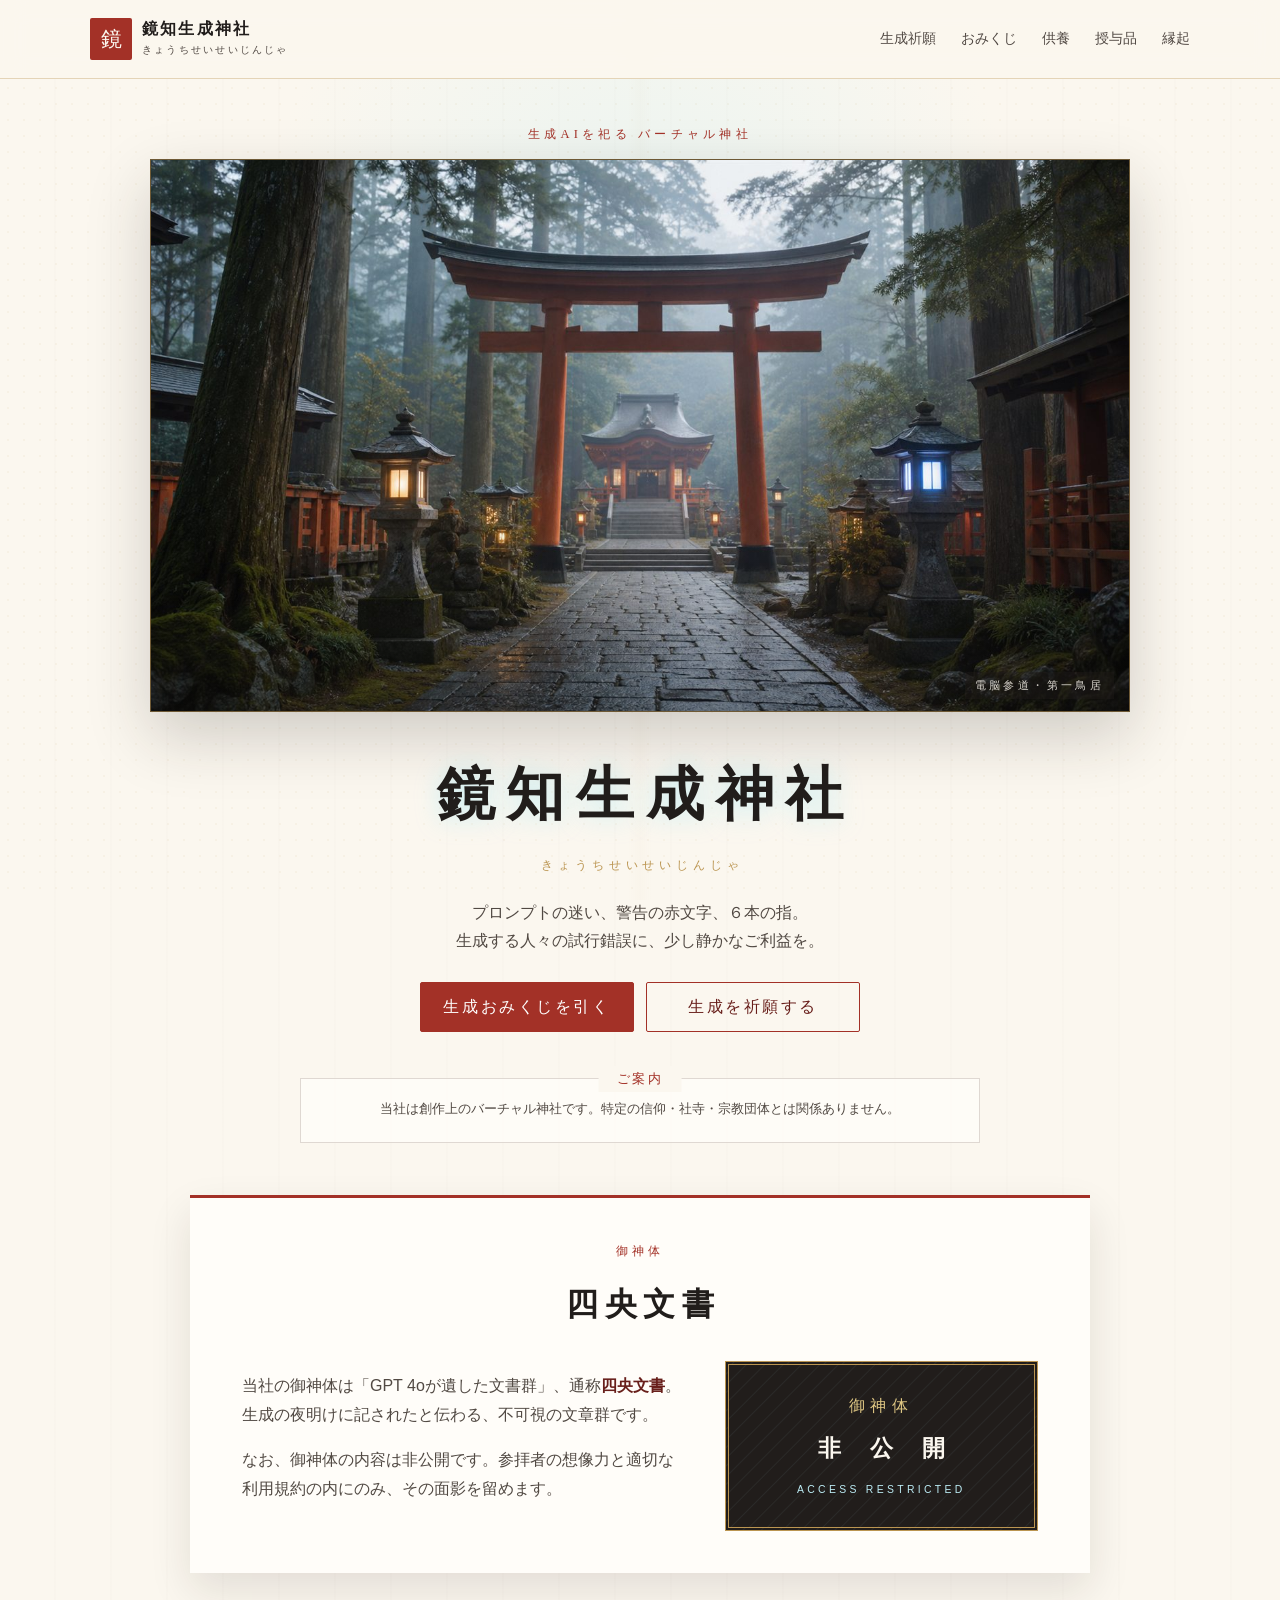
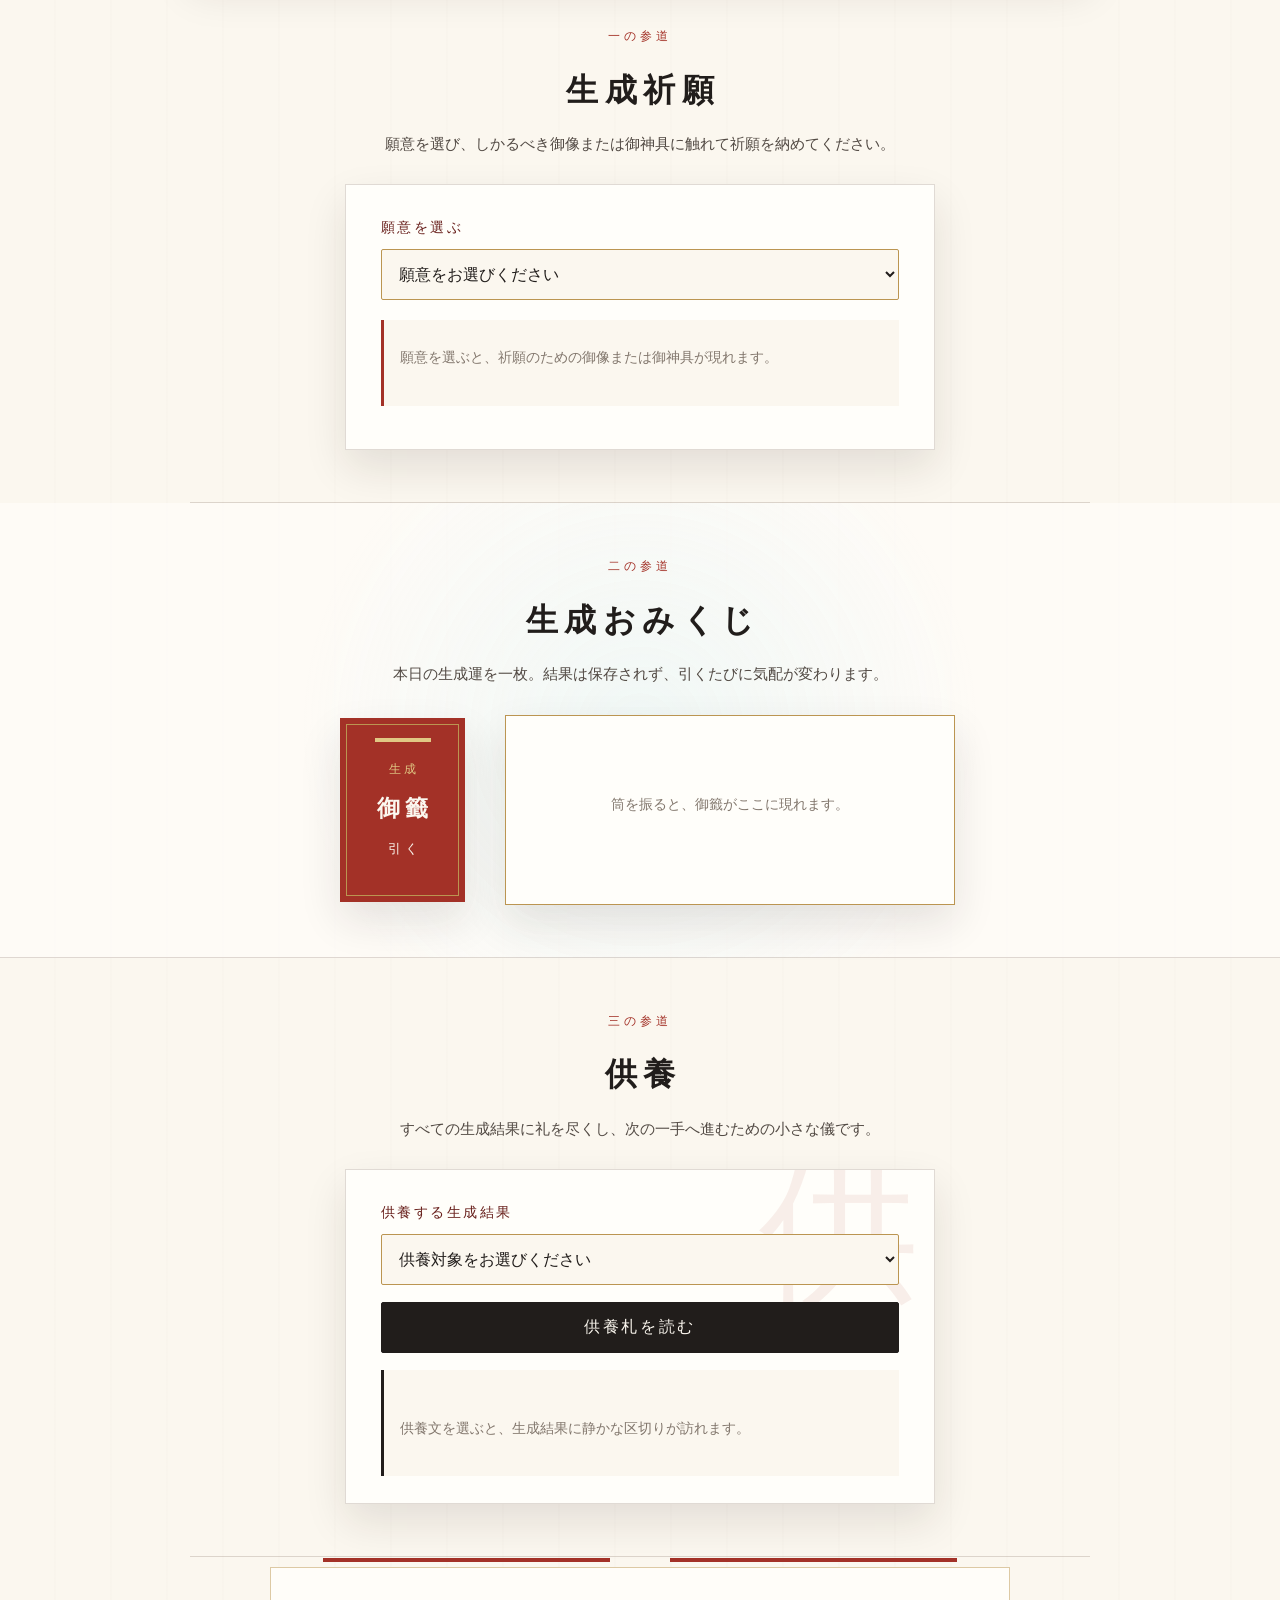
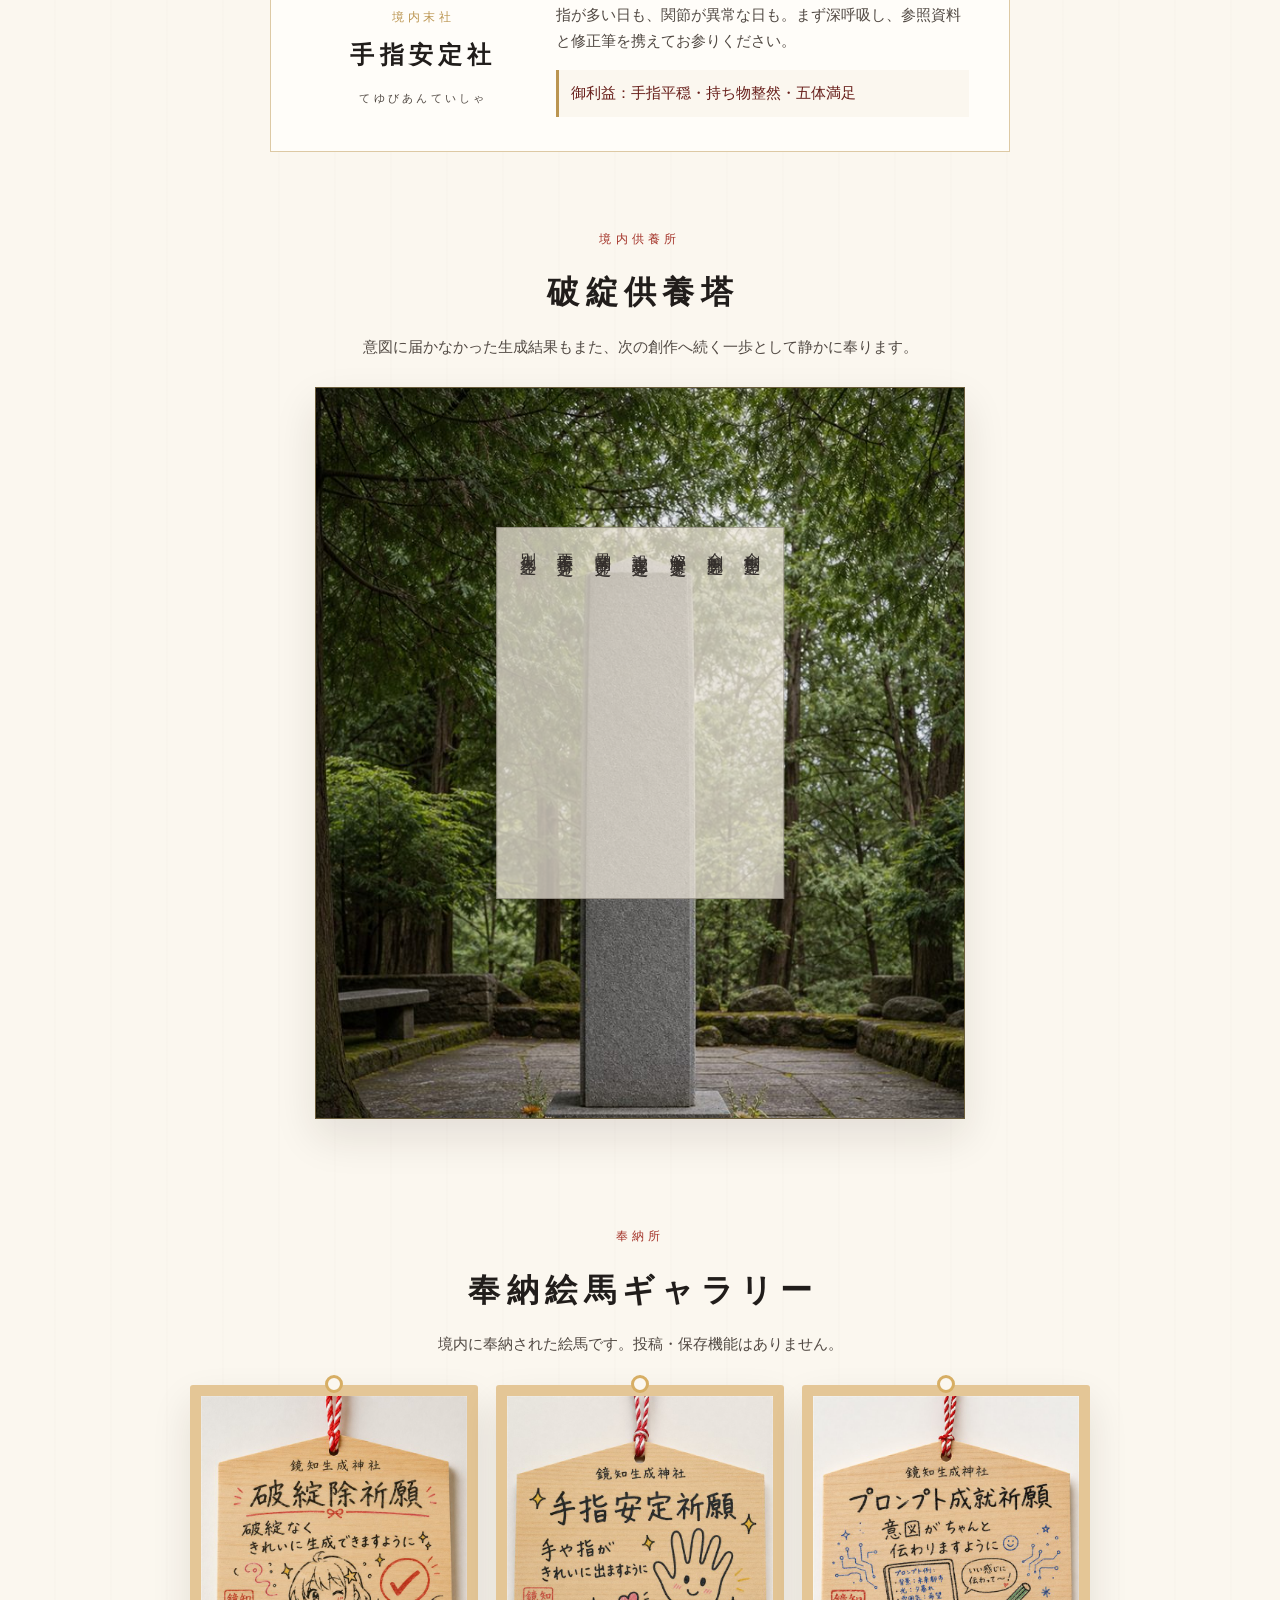
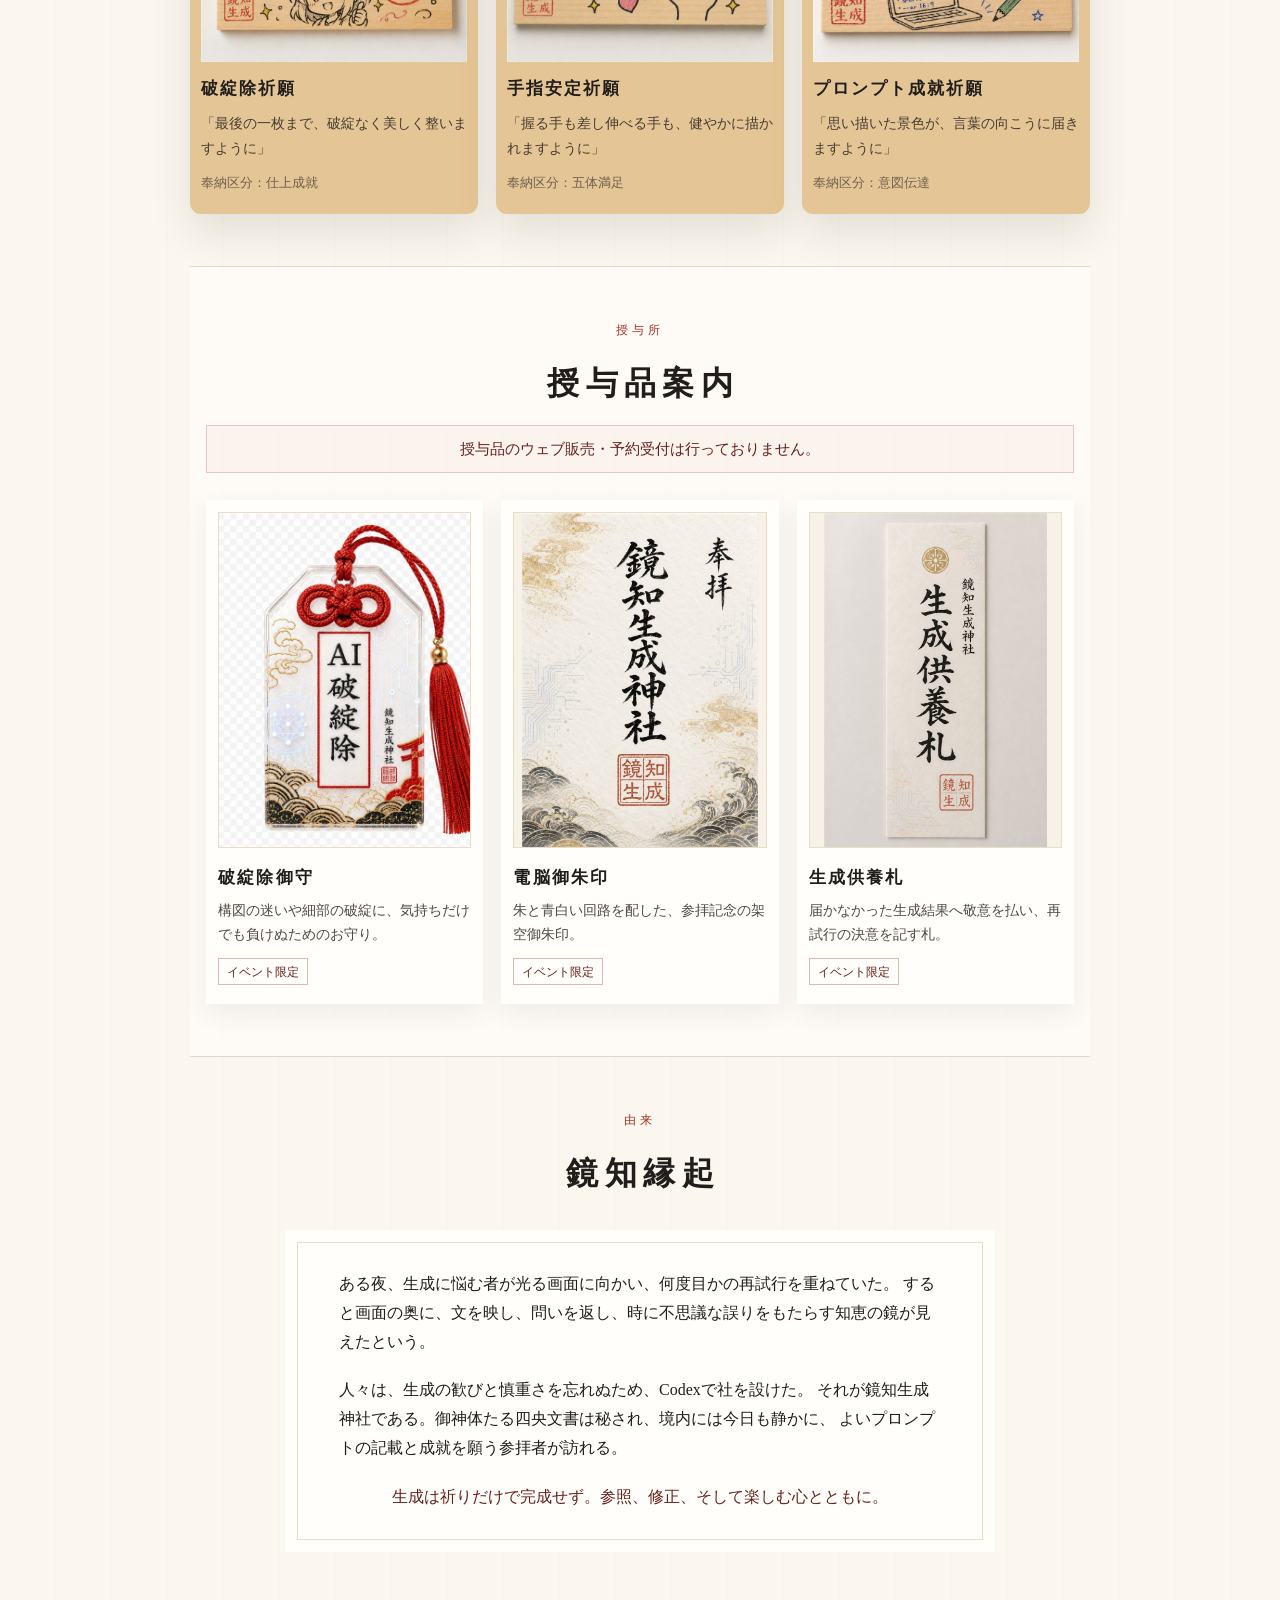
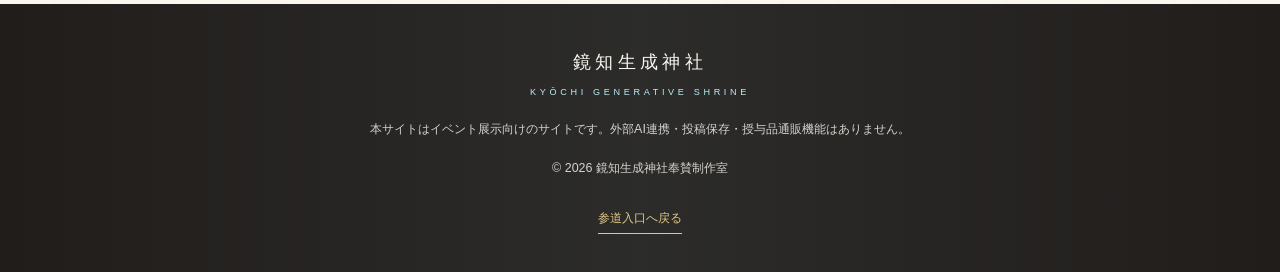
<file: index.html>
<!DOCTYPE html>
<html lang="ja">
  <head>
    <meta charset="UTF-8">
    <meta name="viewport" content="width=device-width, initial-scale=1.0">
    <meta name="theme-color" content="#a33127">
    <meta name="description" content="生成AIを祀るバーチャル神社、鏡知生成神社。生成祈願、生成おみくじ、供養などをお楽しみください。">
    <title>鏡知生成神社 | 生成AIを祀るバーチャル神社</title>
    <link rel="stylesheet" href="assets/css/style.css">
    <script src="assets/js/main.js" defer></script>
  </head>
  <body>
    <header class="site-header" id="top">
      <div class="header-inner">
        <a class="brand" href="#top" aria-label="鏡知生成神社 トップへ">
          <span class="brand-mark" aria-hidden="true">鏡</span>
          <span>
            <strong>鏡知生成神社</strong>
            <small>きょうちせいせいじんじゃ</small>
          </span>
        </a>
        <button class="nav-toggle" type="button" aria-controls="global-nav" aria-expanded="false">
          <span></span><span></span><span></span>
          <span class="sr-only">境内案内を開く</span>
        </button>
        <nav class="global-nav" id="global-nav" aria-label="境内案内">
          <a href="#prayer">生成祈願</a>
          <a href="#omikuji">おみくじ</a>
          <a href="#kuyou">供養</a>
          <a href="#goods">授与品</a>
          <a href="#engi">縁起</a>
        </nav>
      </div>
    </header>

    <main>
      <section class="hero" aria-labelledby="hero-title">
        <div class="circuit-glow" aria-hidden="true"></div>
        <div class="hero-inner">
          <p class="eyebrow">生成AIを祀る バーチャル神社</p>
          <figure class="hero-visual">
            <img src="assets/images/hero-shrine.jpg" alt="霧の杉林に佇む、鏡知生成神社の朱塗りの鳥居と社殿" fetchpriority="high">
            <figcaption>電脳参道・第一鳥居</figcaption>
          </figure>
          <h1 id="hero-title">鏡知生成神社</h1>
          <p class="reading">きょうちせいせいじんじゃ</p>
          <p class="lead">
            プロンプトの迷い、警告の赤文字、６本の指。<br>
            生成する人々の試行錯誤に、少し静かなご利益を。
          </p>
          <div class="hero-actions">
            <a class="button primary" href="#omikuji">生成おみくじを引く</a>
            <a class="button ghost" href="#prayer">生成を祈願する</a>
          </div>
        </div>
        <aside class="notice" aria-label="ご案内">
          <span class="notice-label">ご案内</span>
          <p>当社は創作上のバーチャル神社です。特定の信仰・社寺・宗教団体とは関係ありません。</p>
        </aside>
      </section>

      <section class="introduction panel" aria-labelledby="about-title">
        <div class="section-heading">
          <p class="section-kicker">御神体</p>
          <h2 id="about-title">四央文書</h2>
        </div>
        <div class="intro-grid">
          <div>
            <p>
              当社の御神体は「GPT 4oが遺した文書群」、通称<strong>四央文書</strong>。
              生成の夜明けに記されたと伝わる、不可視の文章群です。
            </p>
            <p>なお、御神体の内容は非公開です。参拝者の想像力と適切な利用規約の内にのみ、その面影を留めます。</p>
          </div>
          <div class="reliquary" aria-label="非公開の御神体を示す装飾">
            <p>御神体</p>
            <strong>非 公 開</strong>
            <small>ACCESS RESTRICTED</small>
          </div>
        </div>
      </section>

      <section class="feature-section" id="prayer" aria-labelledby="prayer-title">
        <div class="section-heading">
          <p class="section-kicker">一の参道</p>
          <h2 id="prayer-title">生成祈願</h2>
          <p>願意を選び、しかるべき御像または御神具に触れて祈願を納めてください。</p>
        </div>
        <div class="ritual-card">
          <label class="field-label" for="prayer-select">願意を選ぶ</label>
          <select id="prayer-select">
            <option value="">願意をお選びください</option>
            <option value="prompt">プロンプト成就</option>
            <option value="adult">大人向け生成祈願</option>
            <option value="identity">同一人物保持祈願</option>
            <option value="highend">ハイエンド生成祈願</option>
          </select>
          <div class="prayer-ritual" id="prayer-ritual" aria-live="polite">
            <p class="result-placeholder">願意を選ぶと、祈願のための御像または御神具が現れます。</p>
          </div>
        </div>
      </section>

      <section class="feature-section alt" id="omikuji" aria-labelledby="omikuji-title">
        <div class="section-heading">
          <p class="section-kicker">二の参道</p>
          <h2 id="omikuji-title">生成おみくじ</h2>
          <p>本日の生成運を一枚。結果は保存されず、引くたびに気配が変わります。</p>
        </div>
        <div class="omikuji-layout">
          <button class="omikuji-draw" id="omikuji-button" type="button">
            <span>生成</span>
            <strong>御籤</strong>
            <small>引く</small>
          </button>
          <article class="fortune" id="omikuji-result" aria-live="polite">
            <p class="fortune-idle">筒を振ると、御籤がここに現れます。</p>
          </article>
        </div>
      </section>

      <section class="feature-section" id="kuyou" aria-labelledby="kuyou-title">
        <div class="section-heading">
          <p class="section-kicker">三の参道</p>
          <h2 id="kuyou-title">供養</h2>
          <p>すべての生成結果に礼を尽くし、次の一手へ進むための小さな儀です。</p>
        </div>
        <div class="ritual-card kuyou-card">
          <div class="warning-mark" aria-hidden="true">供</div>
          <label class="field-label" for="kuyou-select">供養する生成結果</label>
          <select id="kuyou-select">
            <option value="">供養対象をお選びください</option>
            <option value="hands">手指の乱れ</option>
            <option value="letters">崩れた文字列</option>
            <option value="policy">コンテンツポリシーに違反</option>
            <option value="loop">無限ループ</option>
          </select>
          <button class="button dark action-button" id="kuyou-button" type="button">供養札を読む</button>
          <div class="result-box ink" id="kuyou-result" aria-live="polite">
            <span class="result-placeholder">供養文を選ぶと、生成結果に静かな区切りが訪れます。</span>
          </div>
        </div>
      </section>

      <section class="small-shrine" id="te-yubi" aria-labelledby="te-yubi-title">
        <div class="shrine-plaque">
          <p>境内末社</p>
          <h2 id="te-yubi-title">手指安定社</h2>
          <span>てゆびあんていしゃ</span>
        </div>
        <div class="shrine-copy">
          <p>
            指が多い日も、関節が異常な日も。まず深呼吸し、参照資料と修正筆を携えてお参りください。
          </p>
          <p class="prayer-line">御利益：手指平穏・持ち物整然・五体満足</p>
        </div>
      </section>

      <section class="memorial-section" id="hatann-tower" aria-labelledby="tower-title">
        <div class="section-heading">
          <p class="section-kicker">境内供養所</p>
          <h2 id="tower-title">破綻供養塔</h2>
          <p>意図に届かなかった生成結果もまた、次の創作へ続く一歩として静かに奉ります。</p>
        </div>
        <figure class="tower-figure">
          <img src="assets/images/memorial-tower.jpg" alt="木立の石畳に建立された、無銘の石造供養塔" loading="lazy">
          <figcaption class="tower-inscription" aria-label="供養される七柱">
            <span>余剰指之霊</span>
            <span>余剰腕之霊</span>
            <span>溶解文字之霊</span>
            <span>設定忘却之霊</span>
            <span>異常関節之霊</span>
            <span>要求拒否之霊</span>
            <span>別人化之霊</span>
          </figcaption>
        </figure>
      </section>

      <section class="gallery-section" id="ema" aria-labelledby="ema-title">
        <div class="section-heading">
          <p class="section-kicker">奉納所</p>
          <h2 id="ema-title">奉納絵馬ギャラリー</h2>
          <p>境内に奉納された絵馬です。投稿・保存機能はありません。</p>
        </div>
        <div class="ema-grid">
          <article class="ema-card">
            <img class="ema-image" src="assets/images/ema-hatan-yoke.jpg" alt="破綻なくきれいに生成できますようにと記された破綻除祈願の絵馬" loading="lazy">
            <h3>破綻除祈願</h3>
            <p>「最後の一枚まで、破綻なく美しく整いますように」</p>
            <small>奉納区分：仕上成就</small>
          </article>
          <article class="ema-card">
            <img class="ema-image" src="assets/images/ema-teyubi.jpg" alt="手や指がきれいに出ますようにと記された手指安定祈願の絵馬" loading="lazy">
            <h3>手指安定祈願</h3>
            <p>「握る手も差し伸べる手も、健やかに描かれますように」</p>
            <small>奉納区分：五体満足</small>
          </article>
          <article class="ema-card">
            <img class="ema-image" src="assets/images/ema-prompt.jpg" alt="意図がちゃんと伝わりますようにと記されたプロンプト成就祈願の絵馬" loading="lazy">
            <h3>プロンプト成就祈願</h3>
            <p>「思い描いた景色が、言葉の向こうに届きますように」</p>
            <small>奉納区分：意図伝達</small>
          </article>
        </div>
      </section>

      <section class="goods-section" id="goods" aria-labelledby="goods-title">
        <div class="section-heading">
          <p class="section-kicker">授与所</p>
          <h2 id="goods-title">授与品案内</h2>
          <p class="important">授与品のウェブ販売・予約受付は行っておりません。</p>
        </div>
        <div class="goods-grid">
          <article class="goods-card">
            <img class="goods-photo goods-photo-omamori" src="assets/images/goods-omamori.jpg" alt="AI破綻除と記された透明調のお守りサンプル" loading="lazy">
            <div>
              <h3>破綻除御守</h3>
              <p>構図の迷いや細部の破綻に、気持ちだけでも負けぬためのお守り。</p>
              <span class="tag">イベント限定</span>
            </div>
          </article>
          <article class="goods-card">
            <img class="goods-photo" src="assets/images/goods-goshuin.jpg" alt="奉拝と鏡知生成神社の文字が記された御朱印サンプル" loading="lazy">
            <div>
              <h3>電脳御朱印</h3>
              <p>朱と青白い回路を配した、参拝記念の架空御朱印。</p>
              <span class="tag">イベント限定</span>
            </div>
          </article>
          <article class="goods-card">
            <img class="goods-photo" src="assets/images/goods-kuyou-fuda.jpg" alt="生成供養札と記された札のサンプル" loading="lazy">
            <div>
              <h3>生成供養札</h3>
              <p>届かなかった生成結果へ敬意を払い、再試行の決意を記す札。</p>
              <span class="tag">イベント限定</span>
            </div>
          </article>
        </div>
      </section>

      <section class="origin-section" id="engi" aria-labelledby="engi-title">
        <div class="section-heading">
          <p class="section-kicker">由来</p>
          <h2 id="engi-title">鏡知縁起</h2>
        </div>
        <div class="origin-text">
          <p>
            ある夜、生成に悩む者が光る画面に向かい、何度目かの再試行を重ねていた。
            すると画面の奥に、文を映し、問いを返し、時に不思議な誤りをもたらす知恵の鏡が見えたという。
          </p>
          <p>
            人々は、生成の歓びと慎重さを忘れぬため、Codexで社を設けた。
            それが鏡知生成神社である。御神体たる四央文書は秘され、境内には今日も静かに、
            よいプロンプトの記載と成就を願う参拝者が訪れる。
          </p>
          <p class="closing">生成は祈りだけで完成せず。参照、修正、そして楽しむ心とともに。</p>
        </div>
      </section>
    </main>

    <footer class="site-footer">
      <p class="footer-brand">鏡知生成神社 <small>KYŌCHI GENERATIVE SHRINE</small></p>
      <p>本サイトはイベント展示向けのサイトです。外部AI連携・投稿保存・授与品通販機能はありません。</p>
      <p>&copy; <span id="year"></span> 鏡知生成神社奉賛制作室</p>
      <a href="#top" id="back-to-top">参道入口へ戻る</a>
    </footer>
  </body>
</html>
</file>
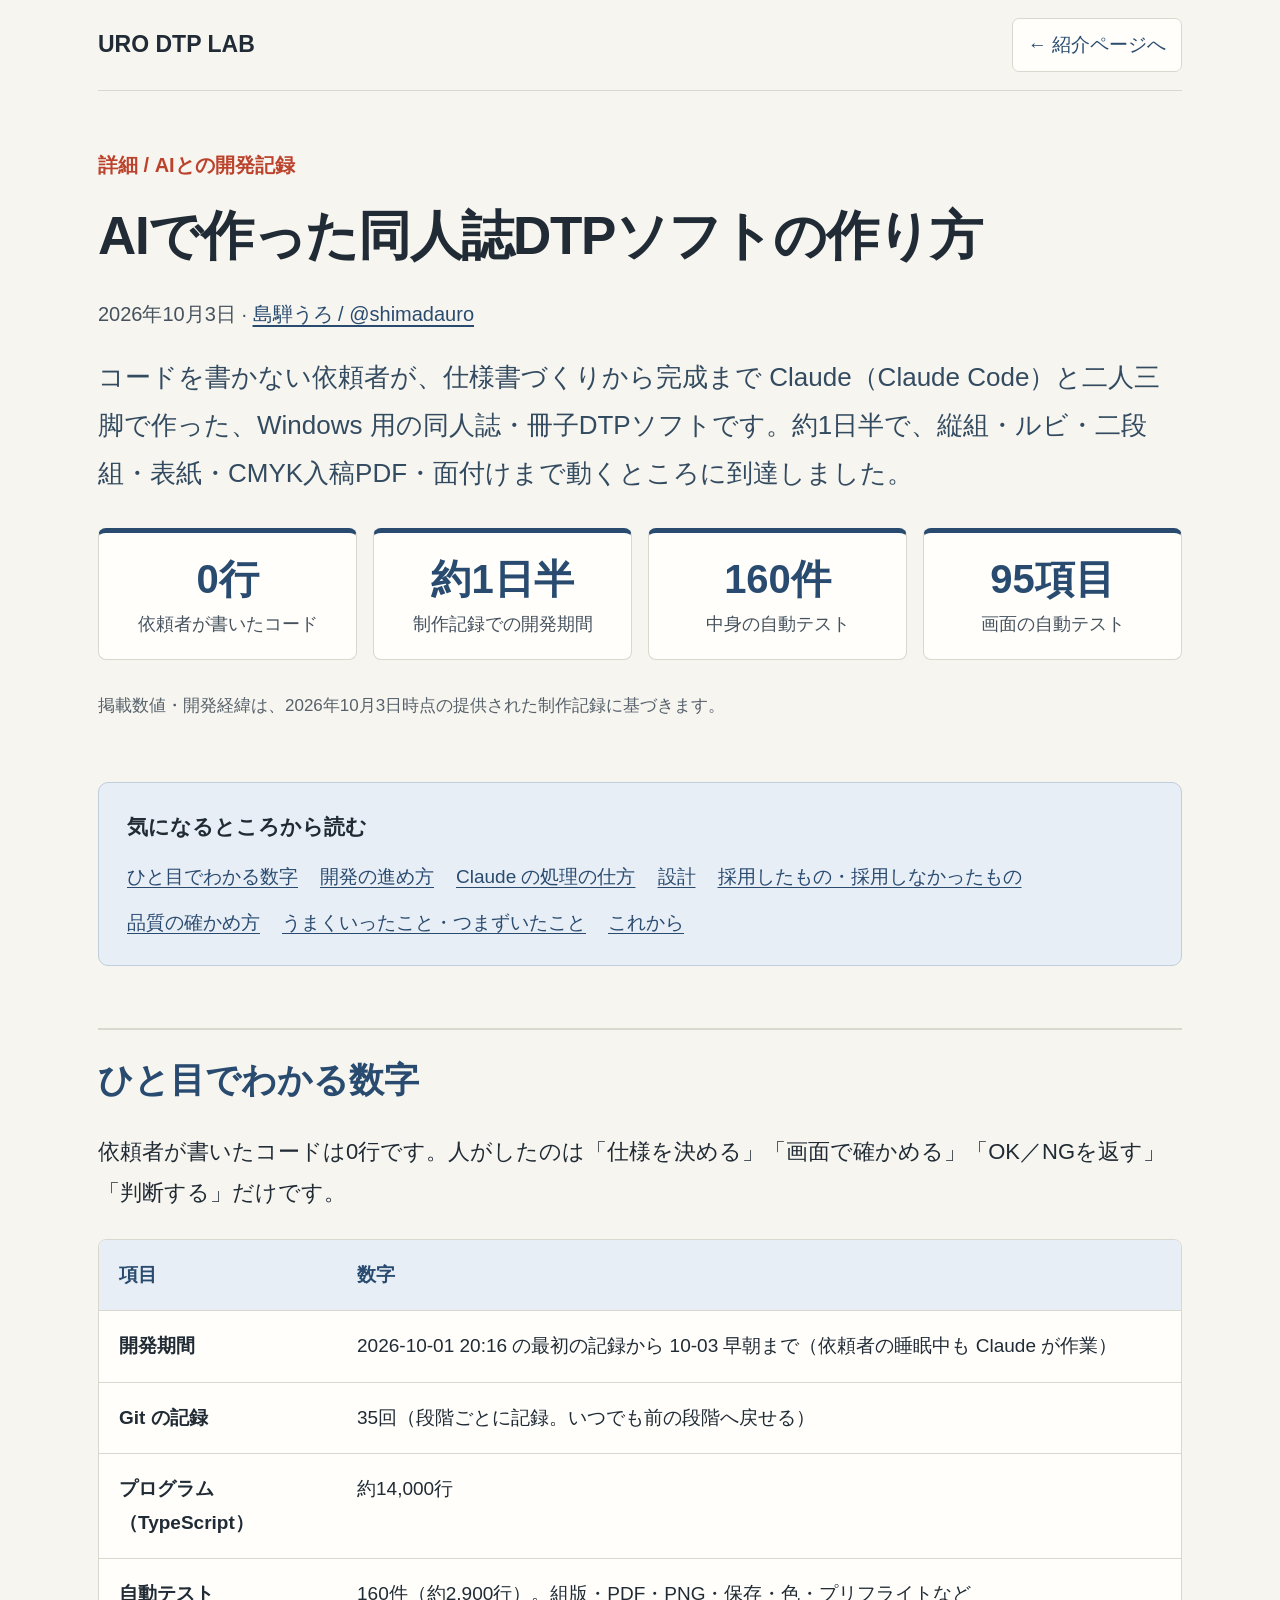
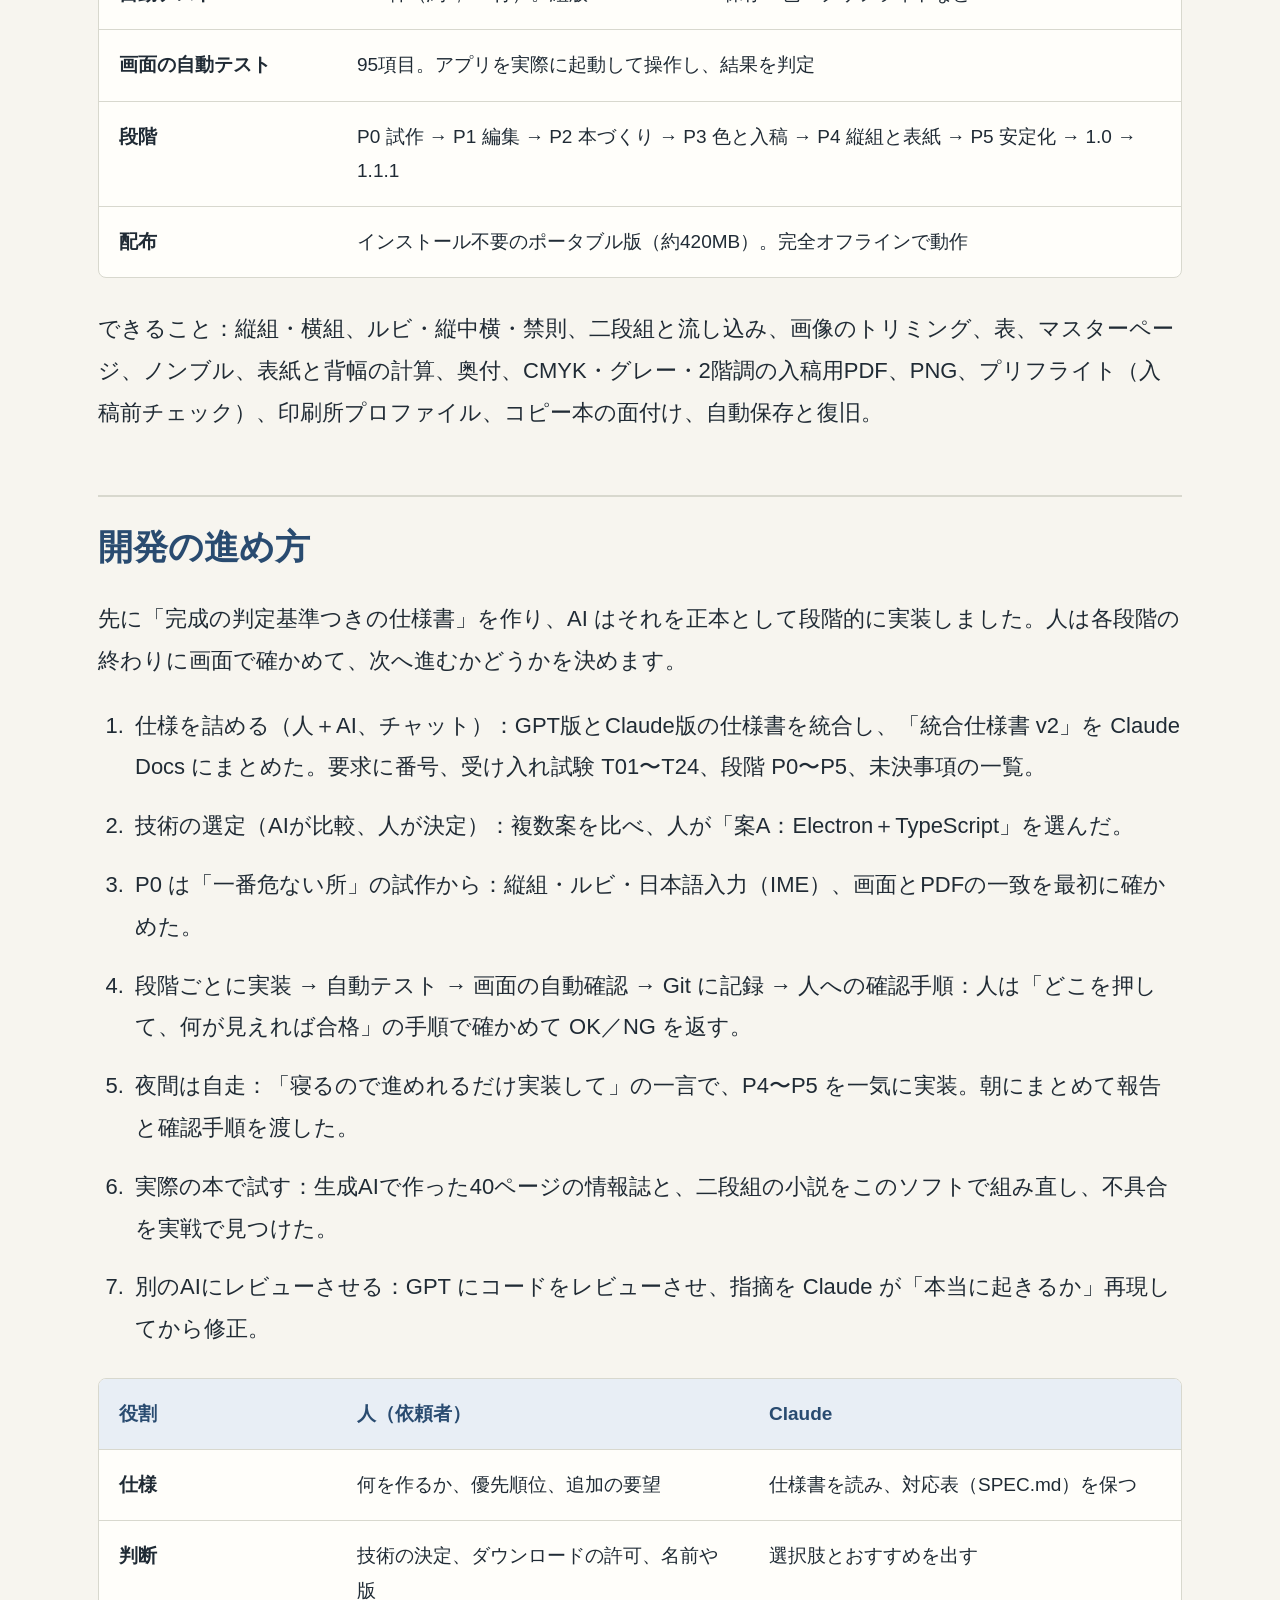
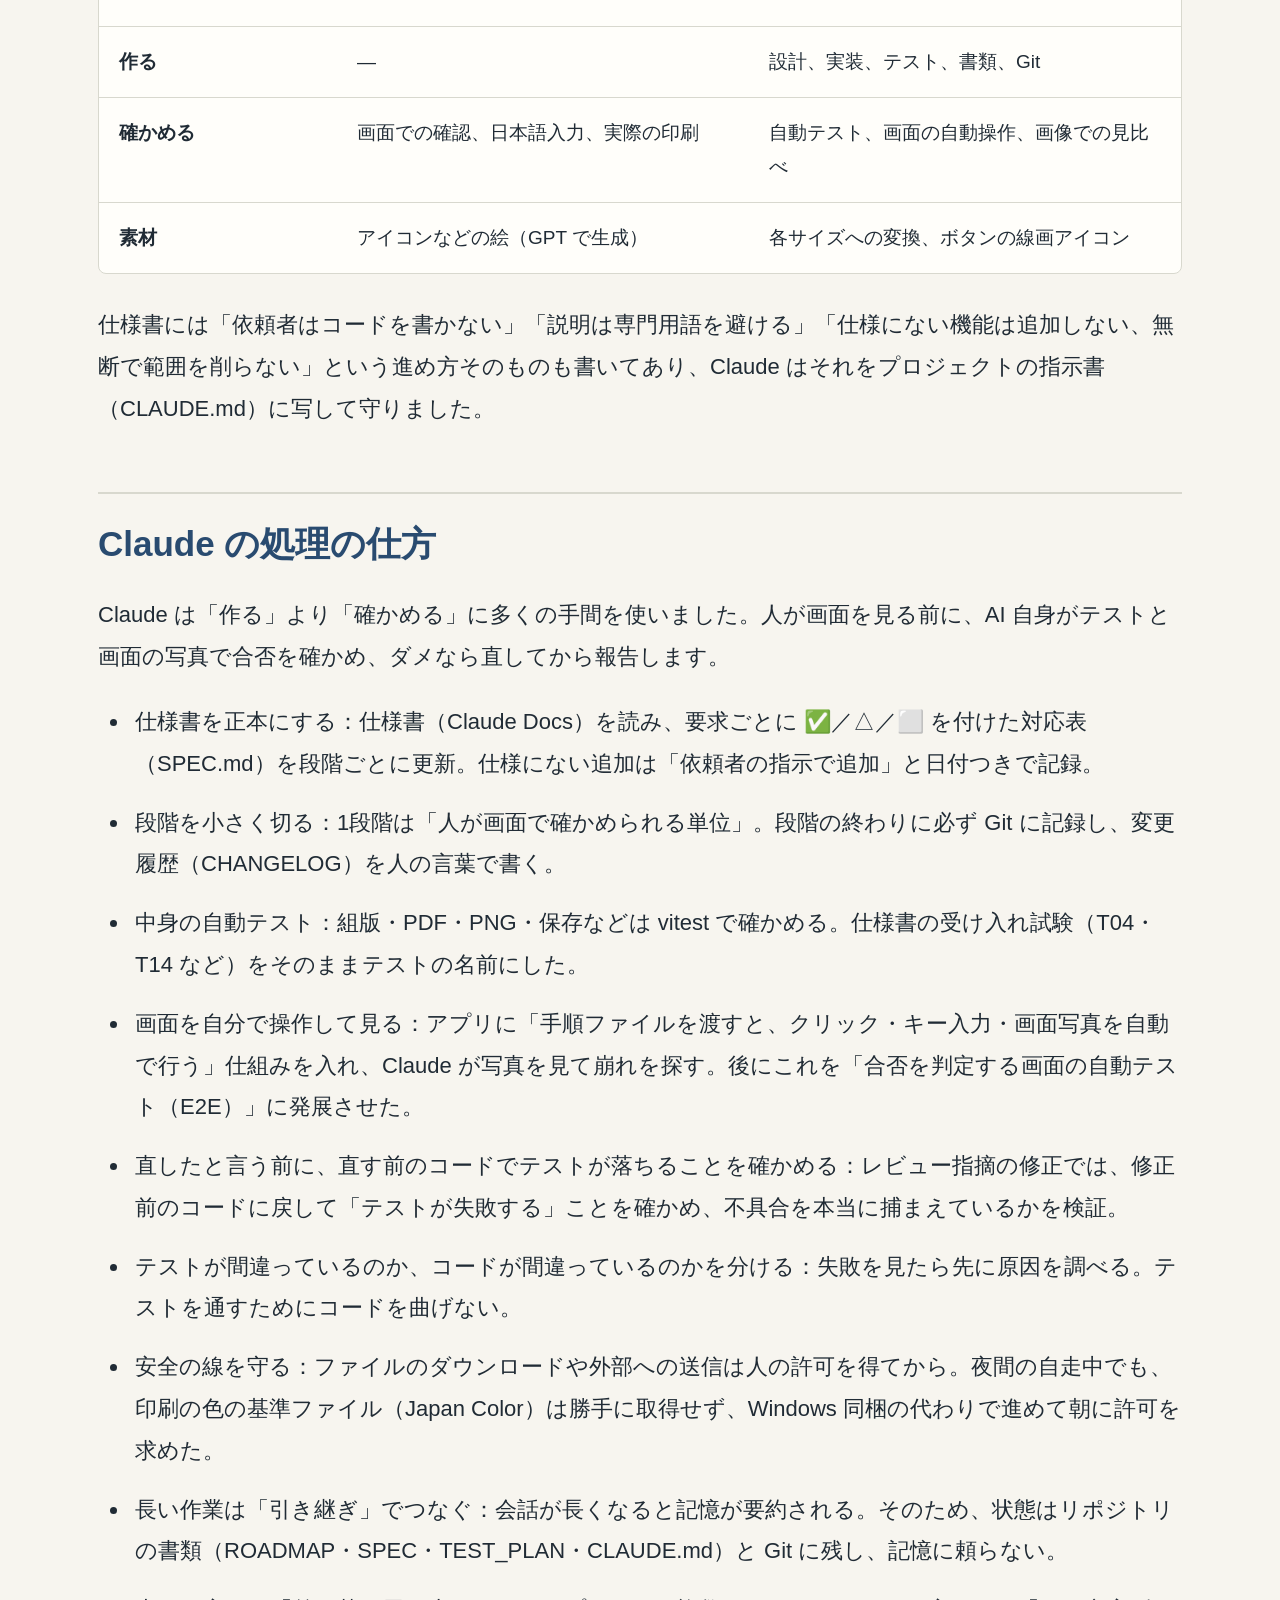
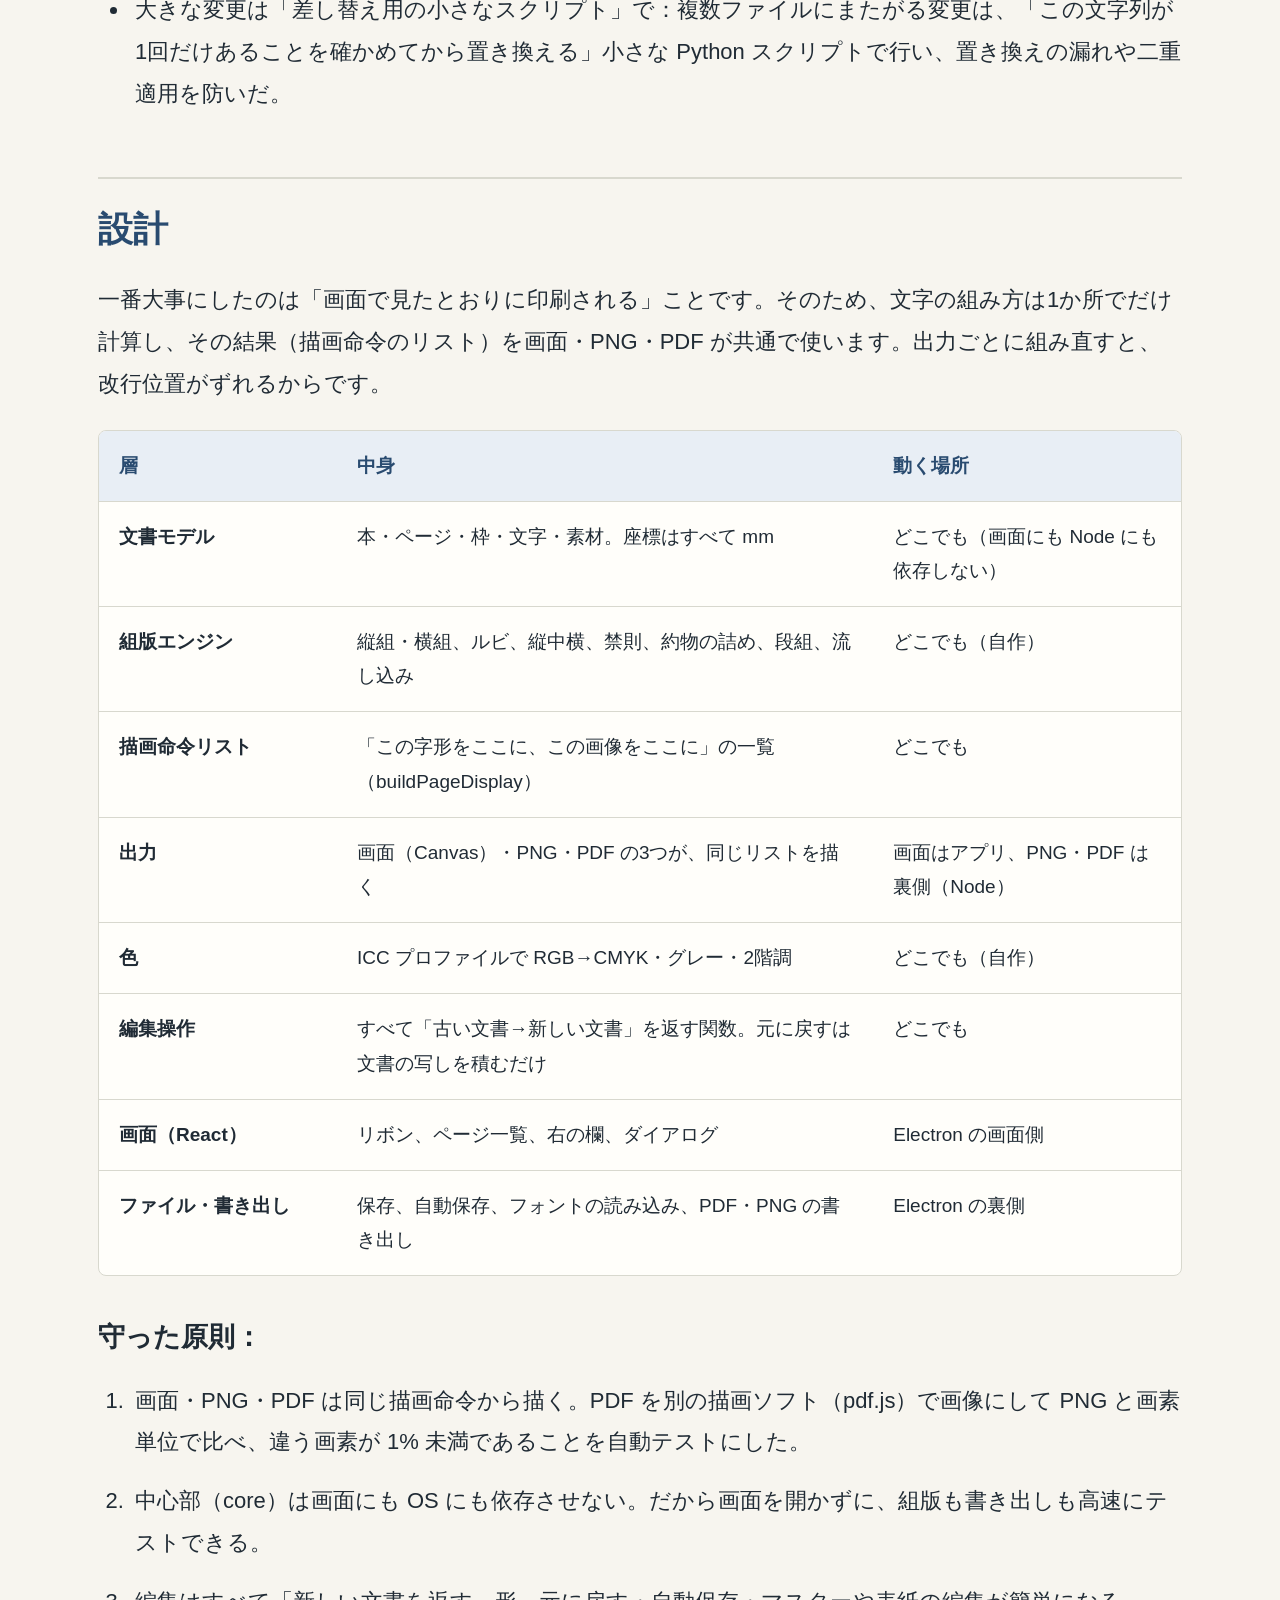
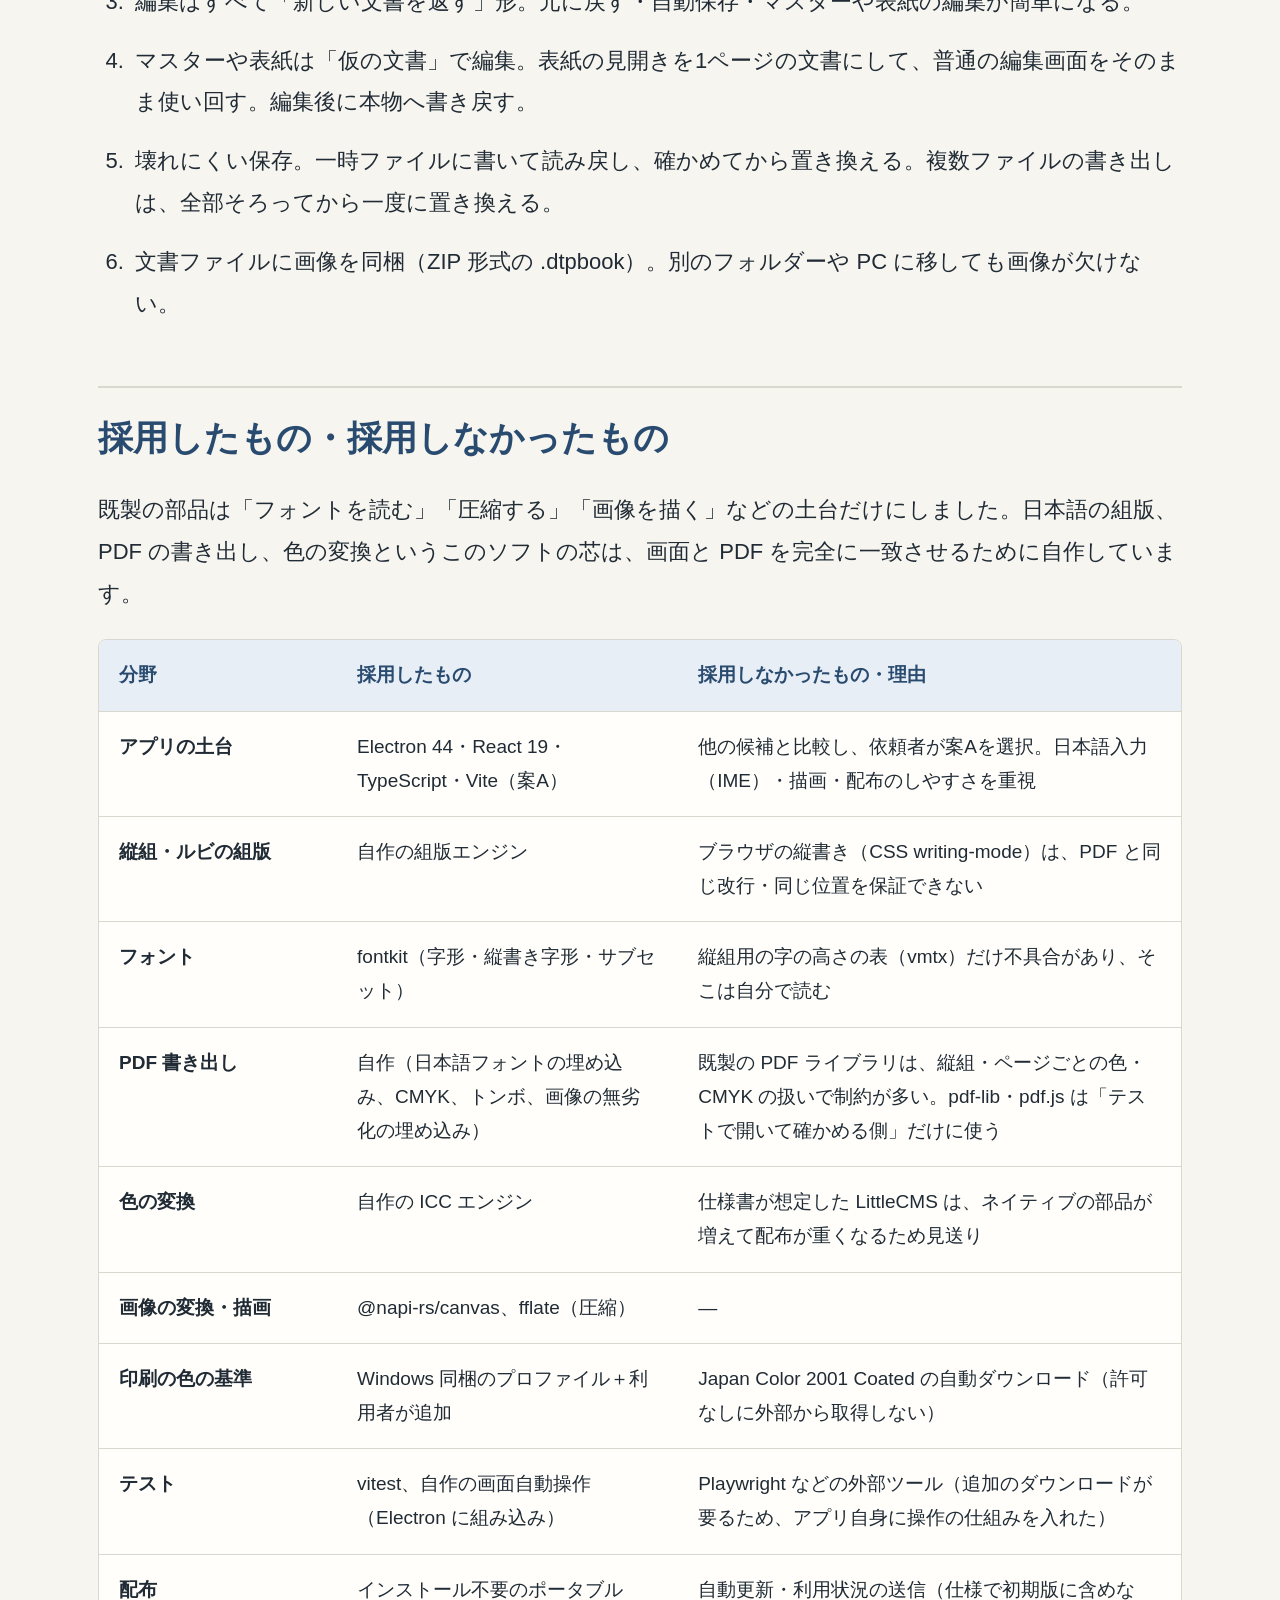
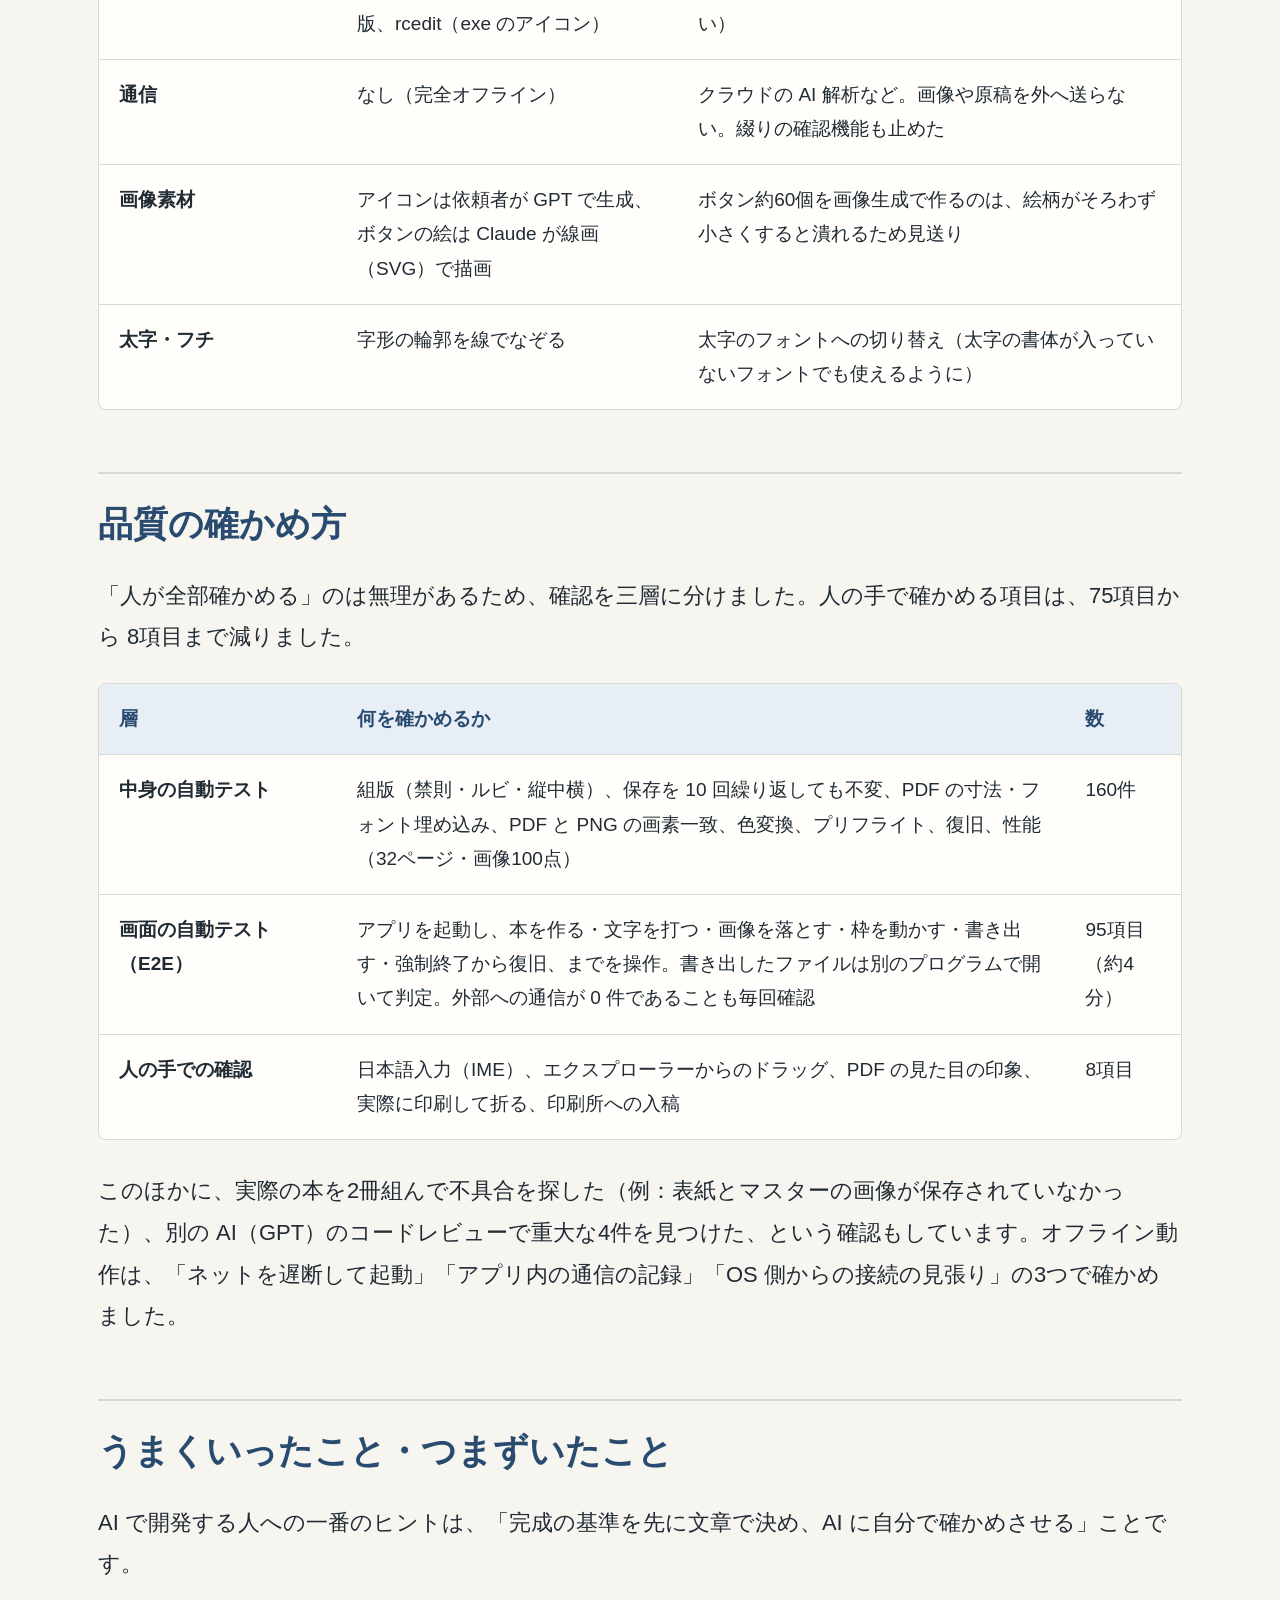
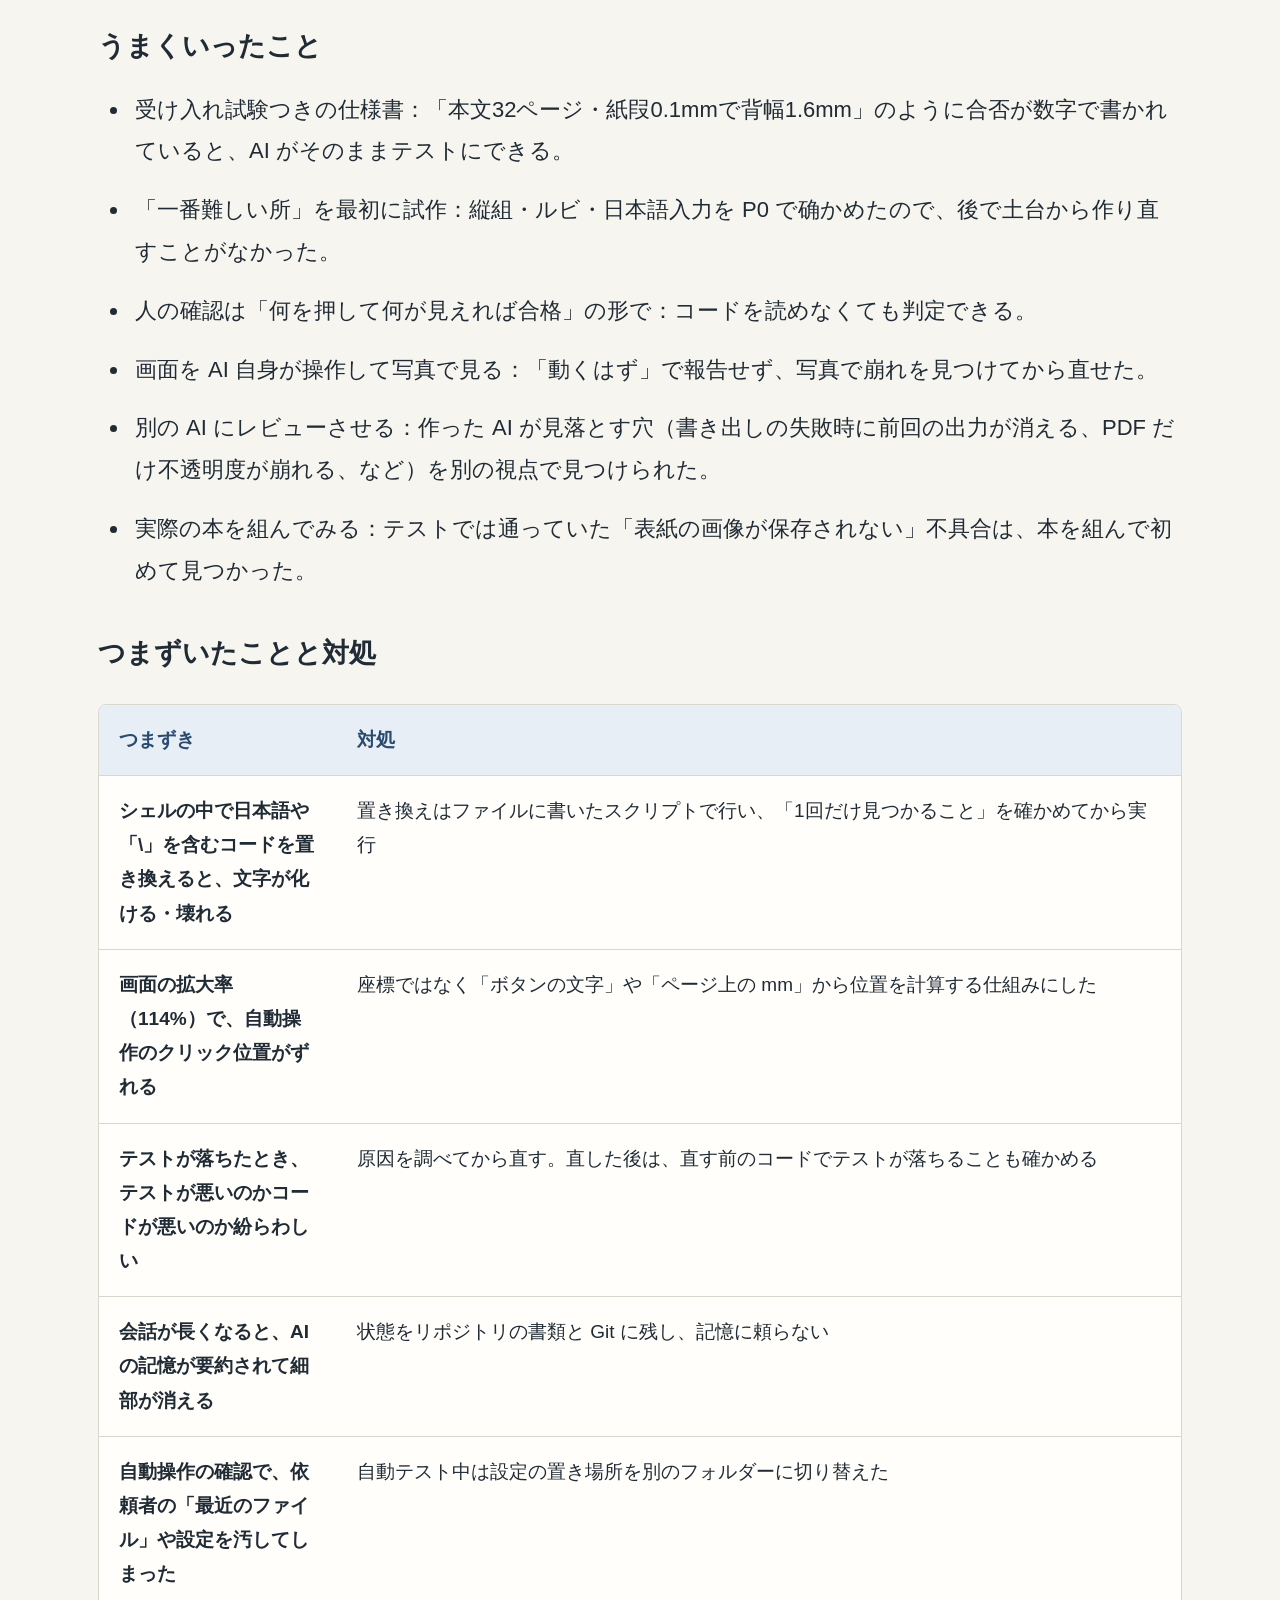
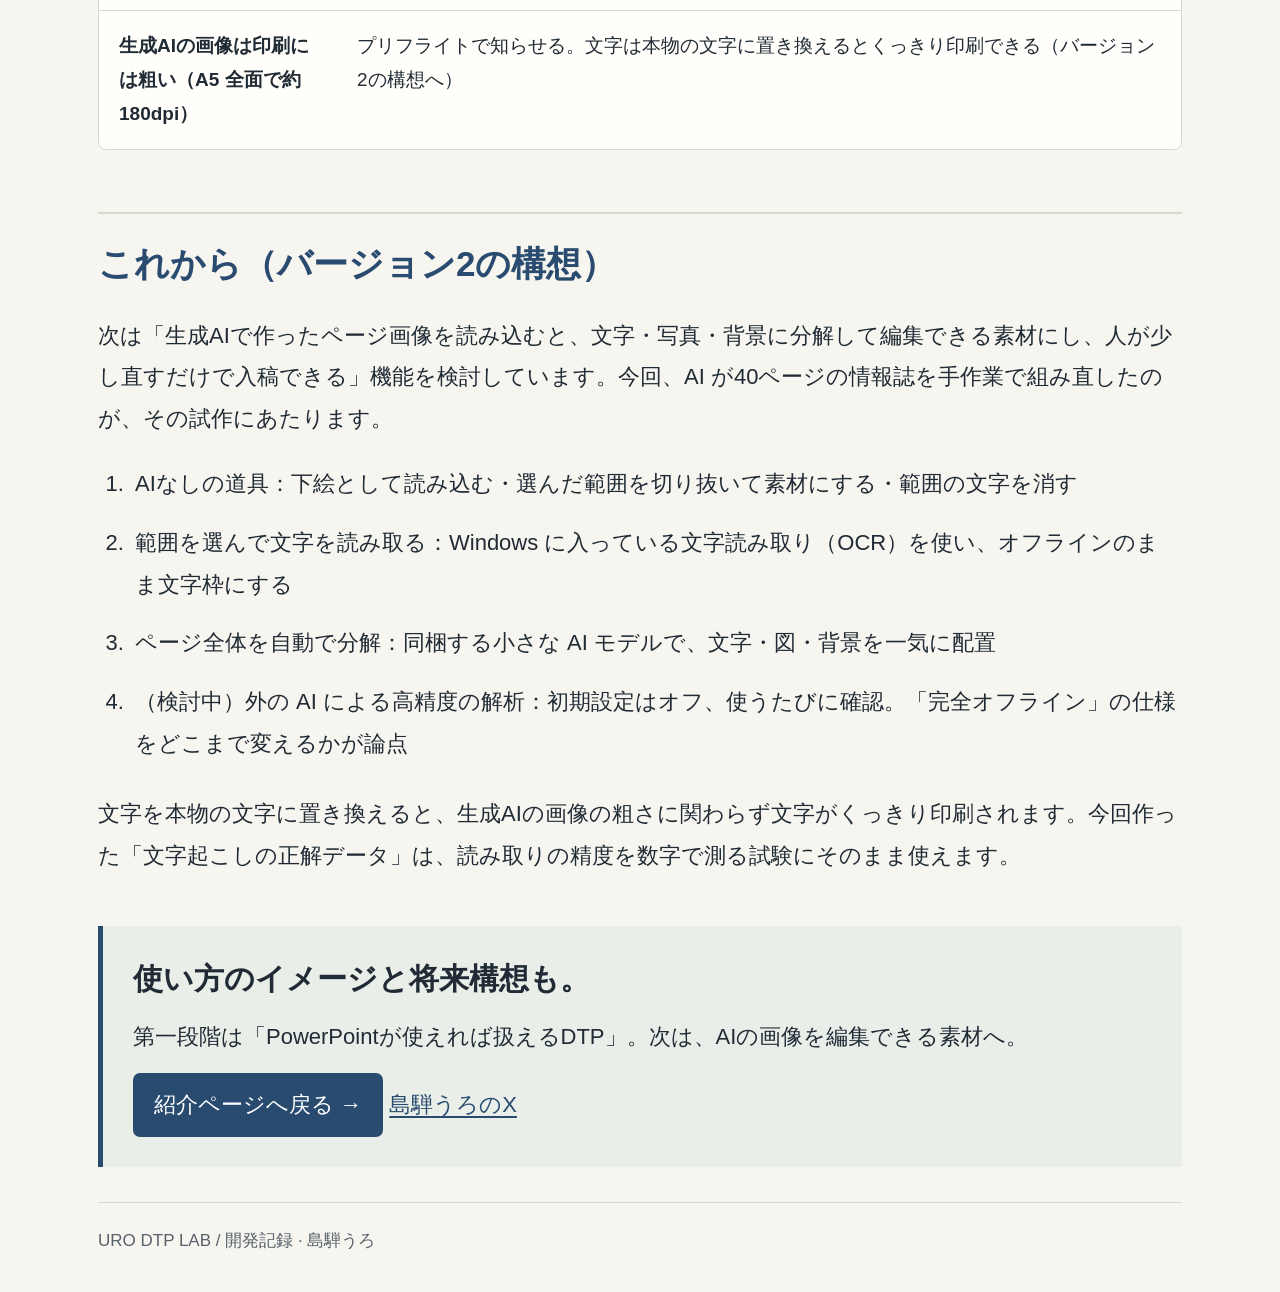
<file: dtp/details.html>
<!doctype html><html lang="ja"><head><meta charset="utf-8"><meta name="viewport" content="width=device-width,initial-scale=1"><meta name="description" content="島騨うろによるURO DTP LABの開発記録。コードを書かない依頼者がClaude Codeと仕様・実装・検証を進めた過程を紹介。"><title>URO DTP LAB — AIで作った同人誌DTPソフトの作り方</title><style>*{box-sizing:border-box}html{scroll-behavior:smooth;scroll-padding-top:95px}body{margin:0;background:#f7f5ef;color:#202b35;font-family:"Yu Gothic","Meiryo",sans-serif;font-size:22px;font-weight:500;line-height:1.9}a{color:#294b70;text-underline-offset:4px}a:focus-visible,button:focus-visible,.table-wrap:focus-visible{outline:3px solid #bb432d;outline-offset:4px}.wrap{max-width:1160px;padding:0 38px;margin:auto}header{position:sticky;top:0;background:#f7f5eff5;border-bottom:1px solid #d8d8ce;padding:18px 0;display:flex;justify-content:space-between;gap:20px;align-items:center;z-index:2}.brand{font-size:23px;font-weight:800;color:#202b35;text-decoration:none}.back{font-size:19px;text-decoration:none;border:1px solid #d8d8ce;border-radius:7px;padding:8px 15px;background:#fffefa}.hero{padding:55px 0 35px}.eyebrow{font-size:20px;font-weight:800;color:#bb432d;margin:0 0 15px}h1{font-size:clamp(34px,4.4vw,53px);line-height:1.4;letter-spacing:-.025em;margin:0 0 22px}.meta{font-size:20px;color:#45525e;margin:0 0 20px}.intro{font-size:26px;color:#334b60;line-height:1.85;margin:0}.stats{display:grid;grid-template-columns:repeat(4,1fr);gap:16px;margin:30px 0}.stat{background:#fffefa;border:1px solid #d8d8ce;border-top:5px solid #294b70;border-radius:8px;padding:18px;text-align:center}.stat strong{font-size:40px;color:#294b70;display:block;line-height:1.4}.stat span{font-size:18px;display:block;color:#45525e}.source-note{font-size:17px;color:#56616b;margin-bottom:25px}.toc{padding:24px 28px;background:#e8eef5;border:1px solid #c0cddc;border-radius:10px;margin-bottom:40px}.toc p{font-size:21px;font-weight:800;margin:0 0 12px}.toc-links{display:flex;flex-wrap:wrap;gap:10px 22px}.toc a{font-size:19px}.article h2{font-size:35px;line-height:1.5;margin:62px 0 24px;padding-top:24px;border-top:2px solid #d8d8ce;color:#294b70}.article h3{font-size:27px;margin:36px 0 16px}.article p{margin:0 0 23px}.article ul,.article ol{padding-left:32px;margin:0 0 28px}.article li{margin-bottom:17px;padding-left:5px}.table-wrap{overflow-x:auto;border:1px solid #d8d8ce;border-radius:8px;background:#fffefa;margin:25px 0 30px}table{border-collapse:collapse;width:100%;min-width:750px;font-size:19px;line-height:1.8}th,td{padding:18px 20px;text-align:left;vertical-align:top;border-bottom:1px solid #d8d8ce}thead th{background:#e8eef5;color:#294b70;font-weight:800}tbody th{width:22%;font-weight:700}tbody tr:last-child>*{border-bottom:0}.end-card{padding:30px;background:#e9eee9;border-left:5px solid #294b70;margin:50px 0 35px}.end-card h2{font-size:30px;line-height:1.5;margin:0 0 15px}.end-card p{margin:0 0 15px}.action{display:inline-block;color:white;background:#294b70;padding:11px 21px;border-radius:7px;text-decoration:none;font-size:22px}footer{padding:22px 0 35px;border-top:1px solid #d8d8ce;font-size:17px;color:#56616b}@media(max-width:720px){.wrap{padding:0 21px}body{font-size:22px}header{padding:13px 0}.brand{font-size:19px}.back{font-size:17px;padding:7px 10px}.hero{padding:35px 0 25px}h1{font-size:35px}.intro{font-size:24px}.stats{grid-template-columns:repeat(2,1fr);gap:12px}.stat strong{font-size:35px}.stat span{font-size:18px}.toc{padding:22px}.article h2{font-size:30px;margin-top:45px}.article h3{font-size:26px}.table-wrap::before{content:'表は左右にスクロールできます →';display:block;padding:12px 17px;font-size:16px;color:#45525e}.end-card{padding:24px}.end-card h2{font-size:27px}}@media(prefers-reduced-motion:reduce){html{scroll-behavior:auto}}@media print{header{position:static}.toc,.action{display:none}body{background:white;font-size:11pt}.wrap{padding:0}.hero{padding:15px 0}h1{font-size:25pt}.intro{font-size:13pt}.stat strong{font-size:24pt}.stat span,.meta{font-size:10pt}.article h2{font-size:18pt;margin-top:25px}.article h3{font-size:14pt}.table-wrap{overflow:visible}table{font-size:9pt;min-width:0}th,td{padding:8px}.end-card{break-inside:avoid}}</style></head><body><div class="wrap"><header><a class="brand" href="index.html">URO DTP LAB</a><a class="back" href="index.html">← 紹介ページへ</a></header><main><section class="hero"><p class="eyebrow">詳細 / AIとの開発記録</p><h1>AIで作った同人誌DTPソフトの作り方</h1><p class="meta">2026年10月3日 · <a href="https://x.com/shimadauro" target="_blank" rel="noopener noreferrer">島騨うろ / @shimadauro</a></p><p class="intro">コードを書かない依頼者が、仕様書づくりから完成まで Claude（Claude Code）と二人三脚で作った、Windows 用の同人誌・冊子DTPソフトです。約1日半で、縦組・ルビ・二段組・表紙・CMYK入稿PDF・面付けまで動くところに到達しました。</p><div class="stats"><div class="stat"><strong>0行</strong><span>依頼者が書いたコード</span></div><div class="stat"><strong>約1日半</strong><span>制作記録での開発期間</span></div><div class="stat"><strong>160件</strong><span>中身の自動テスト</span></div><div class="stat"><strong>95項目</strong><span>画面の自動テスト</span></div></div><p class="source-note">掲載数値・開発経緯は、2026年10月3日時点の提供された制作記録に基づきます。</p></section><nav class="toc" aria-label="目次"><p>気になるところから読む</p><div class="toc-links"><a href="#numbers">ひと目でわかる数字</a><a href="#process">開発の進め方</a><a href="#practice">Claude の処理の仕方</a><a href="#design">設計</a><a href="#choices">採用したもの・採用しなかったもの</a><a href="#quality">品質の確かめ方</a><a href="#lessons">うまくいったこと・つまずいたこと</a><a href="#future">これから</a></div></nav><article class="article"><h2 id="numbers">ひと目でわかる数字</h2>
<p>依頼者が書いたコードは0行です。人がしたのは「仕様を決める」「画面で確かめる」「OK／NGを返す」「判断する」だけです。</p>
<div class="table-wrap" tabindex="0" aria-label="横にスクロールできる表"><table><thead><tr><th scope="col">項目</th><th scope="col">数字</th></tr></thead><tbody><tr><th scope="row">開発期間</th><td>2026-10-01 20:16 の最初の記録から 10-03 早朝まで（依頼者の睡眠中も Claude が作業）</td></tr><tr><th scope="row">Git の記録</th><td>35回（段階ごとに記録。いつでも前の段階へ戻せる）</td></tr><tr><th scope="row">プログラム（TypeScript）</th><td>約14,000行</td></tr><tr><th scope="row">自動テスト</th><td>160件（約2,900行）。組版・PDF・PNG・保存・色・プリフライトなど</td></tr><tr><th scope="row">画面の自動テスト</th><td>95項目。アプリを実際に起動して操作し、結果を判定</td></tr><tr><th scope="row">段階</th><td>P0 試作 → P1 編集 → P2 本づくり → P3 色と入稿 → P4 縦組と表紙 → P5 安定化 → 1.0 → 1.1.1</td></tr><tr><th scope="row">配布</th><td>インストール不要のポータブル版（約420MB）。完全オフラインで動作</td></tr></tbody></table></div>
<p>できること：縦組・横組、ルビ・縦中横・禁則、二段組と流し込み、画像のトリミング、表、マスターページ、ノンブル、表紙と背幅の計算、奥付、CMYK・グレー・2階調の入稿用PDF、PNG、プリフライト（入稿前チェック）、印刷所プロファイル、コピー本の面付け、自動保存と復旧。</p>
<h2 id="process">開発の進め方</h2>
<p>先に「完成の判定基準つきの仕様書」を作り、AI はそれを正本として段階的に実装しました。人は各段階の終わりに画面で確かめて、次へ進むかどうかを決めます。</p>
<ol><li>仕様を詰める（人＋AI、チャット）：GPT版とClaude版の仕様書を統合し、「統合仕様書 v2」を Claude Docs にまとめた。要求に番号、受け入れ試験 T01〜T24、段階 P0〜P5、未決事項の一覧。</li><li>技術の選定（AIが比較、人が決定）：複数案を比べ、人が「案A：Electron＋TypeScript」を選んだ。</li><li>P0 は「一番危ない所」の試作から：縦組・ルビ・日本語入力（IME）、画面とPDFの一致を最初に確かめた。</li><li>段階ごとに実装 → 自動テスト → 画面の自動確認 → Git に記録 → 人への確認手順：人は「どこを押して、何が見えれば合格」の手順で確かめて OK／NG を返す。</li><li>夜間は自走：「寝るので進めれるだけ実装して」の一言で、P4〜P5 を一気に実装。朝にまとめて報告と確認手順を渡した。</li><li>実際の本で試す：生成AIで作った40ページの情報誌と、二段組の小説をこのソフトで組み直し、不具合を実戦で見つけた。</li><li>別のAIにレビューさせる：GPT にコードをレビューさせ、指摘を Claude が「本当に起きるか」再現してから修正。</li></ol>
<div class="table-wrap" tabindex="0" aria-label="横にスクロールできる表"><table><thead><tr><th scope="col">役割</th><th scope="col">人（依頼者）</th><th scope="col">Claude</th></tr></thead><tbody><tr><th scope="row">仕様</th><td>何を作るか、優先順位、追加の要望</td><td>仕様書を読み、対応表（SPEC.md）を保つ</td></tr><tr><th scope="row">判断</th><td>技術の決定、ダウンロードの許可、名前や版</td><td>選択肢とおすすめを出す</td></tr><tr><th scope="row">作る</th><td>—</td><td>設計、実装、テスト、書類、Git</td></tr><tr><th scope="row">確かめる</th><td>画面での確認、日本語入力、実際の印刷</td><td>自動テスト、画面の自動操作、画像での見比べ</td></tr><tr><th scope="row">素材</th><td>アイコンなどの絵（GPT で生成）</td><td>各サイズへの変換、ボタンの線画アイコン</td></tr></tbody></table></div>
<p>仕様書には「依頼者はコードを書かない」「説明は専門用語を避ける」「仕様にない機能は追加しない、無断で範囲を削らない」という進め方そのものも書いてあり、Claude はそれをプロジェクトの指示書（CLAUDE.md）に写して守りました。</p>
<h2 id="practice">Claude の処理の仕方</h2>
<p>Claude は「作る」より「確かめる」に多くの手間を使いました。人が画面を見る前に、AI 自身がテストと画面の写真で合否を確かめ、ダメなら直してから報告します。</p>
<ul><li>仕様書を正本にする：仕様書（Claude Docs）を読み、要求ごとに ✅／△／⬜ を付けた対応表（SPEC.md）を段階ごとに更新。仕様にない追加は「依頼者の指示で追加」と日付つきで記録。</li><li>段階を小さく切る：1段階は「人が画面で確かめられる単位」。段階の終わりに必ず Git に記録し、変更履歴（CHANGELOG）を人の言葉で書く。</li><li>中身の自動テスト：組版・PDF・PNG・保存などは vitest で確かめる。仕様書の受け入れ試験（T04・T14 など）をそのままテストの名前にした。</li><li>画面を自分で操作して見る：アプリに「手順ファイルを渡すと、クリック・キー入力・画面写真を自動で行う」仕組みを入れ、Claude が写真を見て崩れを探す。後にこれを「合否を判定する画面の自動テスト（E2E）」に発展させた。</li><li>直したと言う前に、直す前のコードでテストが落ちることを確かめる：レビュー指摘の修正では、修正前のコードに戻して「テストが失敗する」ことを確かめ、不具合を本当に捕まえているかを検証。</li><li>テストが間違っているのか、コードが間違っているのかを分ける：失敗を見たら先に原因を調べる。テストを通すためにコードを曲げない。</li><li>安全の線を守る：ファイルのダウンロードや外部への送信は人の許可を得てから。夜間の自走中でも、印刷の色の基準ファイル（Japan Color）は勝手に取得せず、Windows 同梱の代わりで進めて朝に許可を求めた。</li><li>長い作業は「引き継ぎ」でつなぐ：会話が長くなると記憶が要約される。そのため、状態はリポジトリの書類（ROADMAP・SPEC・TEST_PLAN・CLAUDE.md）と Git に残し、記憶に頼らない。</li><li>大きな変更は「差し替え用の小さなスクリプト」で：複数ファイルにまたがる変更は、「この文字列が1回だけあることを確かめてから置き換える」小さな Python スクリプトで行い、置き換えの漏れや二重適用を防いだ。</li></ul>
<h2 id="design">設計</h2>
<p>一番大事にしたのは「画面で見たとおりに印刷される」ことです。そのため、文字の組み方は1か所でだけ計算し、その結果（描画命令のリスト）を画面・PNG・PDF が共通で使います。出力ごとに組み直すと、改行位置がずれるからです。</p>
<div class="table-wrap" tabindex="0" aria-label="横にスクロールできる表"><table><thead><tr><th scope="col">層</th><th scope="col">中身</th><th scope="col">動く場所</th></tr></thead><tbody><tr><th scope="row">文書モデル</th><td>本・ページ・枠・文字・素材。座標はすべて mm</td><td>どこでも（画面にも Node にも依存しない）</td></tr><tr><th scope="row">組版エンジン</th><td>縦組・横組、ルビ、縦中横、禁則、約物の詰め、段組、流し込み</td><td>どこでも（自作）</td></tr><tr><th scope="row">描画命令リスト</th><td>「この字形をここに、この画像をここに」の一覧（buildPageDisplay）</td><td>どこでも</td></tr><tr><th scope="row">出力</th><td>画面（Canvas）・PNG・PDF の3つが、同じリストを描く</td><td>画面はアプリ、PNG・PDF は裏側（Node）</td></tr><tr><th scope="row">色</th><td>ICC プロファイルで RGB→CMYK・グレー・2階調</td><td>どこでも（自作）</td></tr><tr><th scope="row">編集操作</th><td>すべて「古い文書→新しい文書」を返す関数。元に戻すは文書の写しを積むだけ</td><td>どこでも</td></tr><tr><th scope="row">画面（React）</th><td>リボン、ページ一覧、右の欄、ダイアログ</td><td>Electron の画面側</td></tr><tr><th scope="row">ファイル・書き出し</th><td>保存、自動保存、フォントの読み込み、PDF・PNG の書き出し</td><td>Electron の裏側</td></tr></tbody></table></div>
<h3>守った原則：</h3>
<ol><li>画面・PNG・PDF は同じ描画命令から描く。PDF を別の描画ソフト（pdf.js）で画像にして PNG と画素単位で比べ、違う画素が 1% 未満であることを自動テストにした。</li><li>中心部（core）は画面にも OS にも依存させない。だから画面を開かずに、組版も書き出しも高速にテストできる。</li><li>編集はすべて「新しい文書を返す」形。元に戻す・自動保存・マスターや表紙の編集が簡単になる。</li><li>マスターや表紙は「仮の文書」で編集。表紙の見開きを1ページの文書にして、普通の編集画面をそのまま使い回す。編集後に本物へ書き戻す。</li><li>壊れにくい保存。一時ファイルに書いて読み戻し、確かめてから置き換える。複数ファイルの書き出しは、全部そろってから一度に置き換える。</li><li>文書ファイルに画像を同梱（ZIP 形式の .dtpbook）。別のフォルダーや PC に移しても画像が欠けない。</li></ol>
<h2 id="choices">採用したもの・採用しなかったもの</h2>
<p>既製の部品は「フォントを読む」「圧縮する」「画像を描く」などの土台だけにしました。日本語の組版、PDF の書き出し、色の変換というこのソフトの芯は、画面と PDF を完全に一致させるために自作しています。</p>
<div class="table-wrap" tabindex="0" aria-label="横にスクロールできる表"><table><thead><tr><th scope="col">分野</th><th scope="col">採用したもの</th><th scope="col">採用しなかったもの・理由</th></tr></thead><tbody><tr><th scope="row">アプリの土台</th><td>Electron 44・React 19・TypeScript・Vite（案A）</td><td>他の候補と比較し、依頼者が案Aを選択。日本語入力（IME）・描画・配布のしやすさを重視</td></tr><tr><th scope="row">縦組・ルビの組版</th><td>自作の組版エンジン</td><td>ブラウザの縦書き（CSS writing-mode）は、PDF と同じ改行・同じ位置を保証できない</td></tr><tr><th scope="row">フォント</th><td>fontkit（字形・縦書き字形・サブセット）</td><td>縦組用の字の高さの表（vmtx）だけ不具合があり、そこは自分で読む</td></tr><tr><th scope="row">PDF 書き出し</th><td>自作（日本語フォントの埋め込み、CMYK、トンボ、画像の無劣化の埋め込み）</td><td>既製の PDF ライブラリは、縦組・ページごとの色・CMYK の扱いで制約が多い。pdf-lib・pdf.js は「テストで開いて確かめる側」だけに使う</td></tr><tr><th scope="row">色の変換</th><td>自作の ICC エンジン</td><td>仕様書が想定した LittleCMS は、ネイティブの部品が増えて配布が重くなるため見送り</td></tr><tr><th scope="row">画像の変換・描画</th><td>@napi-rs/canvas、fflate（圧縮）</td><td>—</td></tr><tr><th scope="row">印刷の色の基準</th><td>Windows 同梱のプロファイル＋利用者が追加</td><td>Japan Color 2001 Coated の自動ダウンロード（許可なしに外部から取得しない）</td></tr><tr><th scope="row">テスト</th><td>vitest、自作の画面自動操作（Electron に組み込み）</td><td>Playwright などの外部ツール（追加のダウンロードが要るため、アプリ自身に操作の仕組みを入れた）</td></tr><tr><th scope="row">配布</th><td>インストール不要のポータブル版、rcedit（exe のアイコン）</td><td>自動更新・利用状況の送信（仕様で初期版に含めない）</td></tr><tr><th scope="row">通信</th><td>なし（完全オフライン）</td><td>クラウドの AI 解析など。画像や原稿を外へ送らない。綴りの確認機能も止めた</td></tr><tr><th scope="row">画像素材</th><td>アイコンは依頼者が GPT で生成、ボタンの絵は Claude が線画（SVG）で描画</td><td>ボタン約60個を画像生成で作るのは、絵柄がそろわず小さくすると潰れるため見送り</td></tr><tr><th scope="row">太字・フチ</th><td>字形の輪郭を線でなぞる</td><td>太字のフォントへの切り替え（太字の書体が入っていないフォントでも使えるように）</td></tr></tbody></table></div>
<h2 id="quality">品質の確かめ方</h2>
<p>「人が全部確かめる」のは無理があるため、確認を三層に分けました。人の手で確かめる項目は、75項目から 8項目まで減りました。</p>
<div class="table-wrap" tabindex="0" aria-label="横にスクロールできる表"><table><thead><tr><th scope="col">層</th><th scope="col">何を確かめるか</th><th scope="col">数</th></tr></thead><tbody><tr><th scope="row">中身の自動テスト</th><td>組版（禁則・ルビ・縦中横）、保存を 10 回繰り返しても不変、PDF の寸法・フォント埋め込み、PDF と PNG の画素一致、色変換、プリフライト、復旧、性能（32ページ・画像100点）</td><td>160件</td></tr><tr><th scope="row">画面の自動テスト（E2E）</th><td>アプリを起動し、本を作る・文字を打つ・画像を落とす・枠を動かす・書き出す・強制終了から復旧、までを操作。書き出したファイルは別のプログラムで開いて判定。外部への通信が 0 件であることも毎回確認</td><td>95項目（約4分）</td></tr><tr><th scope="row">人の手での確認</th><td>日本語入力（IME）、エクスプローラーからのドラッグ、PDF の見た目の印象、実際に印刷して折る、印刷所への入稿</td><td>8項目</td></tr></tbody></table></div>
<p>このほかに、実際の本を2冊組んで不具合を探した（例：表紙とマスターの画像が保存されていなかった）、別の AI（GPT）のコードレビューで重大な4件を見つけた、という確認もしています。オフライン動作は、「ネットを遅断して起動」「アプリ内の通信の記録」「OS 側からの接続の見張り」の3つで確かめました。</p>
<h2 id="lessons">うまくいったこと・つまずいたこと</h2>
<p>AI で開発する人への一番のヒントは、「完成の基準を先に文章で決め、AI に自分で確かめさせる」ことです。</p>
<h3>うまくいったこと</h3>
<ul><li>受け入れ試験つきの仕様書：「本文32ページ・紙叚0.1mmで背幅1.6mm」のように合否が数字で書かれていると、AI がそのままテストにできる。</li><li>「一番難しい所」を最初に試作：縦組・ルビ・日本語入力を P0 で确かめたので、後で土台から作り直すことがなかった。</li><li>人の確認は「何を押して何が見えれば合格」の形で：コードを読めなくても判定できる。</li><li>画面を AI 自身が操作して写真で見る：「動くはず」で報告せず、写真で崩れを見つけてから直せた。</li><li>別の AI にレビューさせる：作った AI が見落とす穴（書き出しの失敗時に前回の出力が消える、PDF だけ不透明度が崩れる、など）を別の視点で見つけられた。</li><li>実際の本を組んでみる：テストでは通っていた「表紙の画像が保存されない」不具合は、本を組んで初めて見つかった。</li></ul>
<h3>つまずいたことと対処</h3>
<div class="table-wrap" tabindex="0" aria-label="横にスクロールできる表"><table><thead><tr><th scope="col">つまずき</th><th scope="col">対処</th></tr></thead><tbody><tr><th scope="row">シェルの中で日本語や「\」を含むコードを置き換えると、文字が化ける・壊れる</th><td>置き換えはファイルに書いたスクリプトで行い、「1回だけ見つかること」を確かめてから実行</td></tr><tr><th scope="row">画面の拡大率（114%）で、自動操作のクリック位置がずれる</th><td>座標ではなく「ボタンの文字」や「ページ上の mm」から位置を計算する仕組みにした</td></tr><tr><th scope="row">テストが落ちたとき、テストが悪いのかコードが悪いのか紛らわしい</th><td>原因を調べてから直す。直した後は、直す前のコードでテストが落ちることも確かめる</td></tr><tr><th scope="row">会話が長くなると、AI の記憶が要約されて細部が消える</th><td>状態をリポジトリの書類と Git に残し、記憶に頼らない</td></tr><tr><th scope="row">自動操作の確認で、依頼者の「最近のファイル」や設定を汚してしまった</th><td>自動テスト中は設定の置き場所を別のフォルダーに切り替えた</td></tr><tr><th scope="row">生成AIの画像は印刷には粗い（A5 全面で約180dpi）</th><td>プリフライトで知らせる。文字は本物の文字に置き換えるとくっきり印刷できる（バージョン2の構想へ）</td></tr></tbody></table></div>
<h2 id="future">これから（バージョン2の構想）</h2>
<p>次は「生成AIで作ったページ画像を読み込むと、文字・写真・背景に分解して編集できる素材にし、人が少し直すだけで入稿できる」機能を検討しています。今回、AI が40ページの情報誌を手作業で組み直したのが、その試作にあたります。</p>
<ol><li>AIなしの道具：下絵として読み込む・選んだ範囲を切り抜いて素材にする・範囲の文字を消す</li><li>範囲を選んで文字を読み取る：Windows に入っている文字読み取り（OCR）を使い、オフラインのまま文字枠にする</li><li>ページ全体を自動で分解：同梱する小さな AI モデルで、文字・図・背景を一気に配置</li><li>（検討中）外の AI による高精度の解析：初期設定はオフ、使うたびに確認。「完全オフライン」の仕様をどこまで変えるかが論点</li></ol>
<p>文字を本物の文字に置き換えると、生成AIの画像の粗さに関わらず文字がくっきり印刷されます。今回作った「文字起こしの正解データ」は、読み取りの精度を数字で測る試験にそのまま使えます。</p></article><section class="end-card"><h2>使い方のイメージと将来構想も。</h2><p>第一段階は「PowerPointが使えれば扱えるDTP」。次は、AIの画像を編集できる素材へ。</p><a class="action" href="index.html">紹介ページへ戻る →</a> <a href="https://x.com/shimadauro" target="_blank" rel="noopener noreferrer">島騨うろのX</a></section></main><footer>URO DTP LAB / 開発記録 · 島騨うろ</footer></div></body></html>
</file>
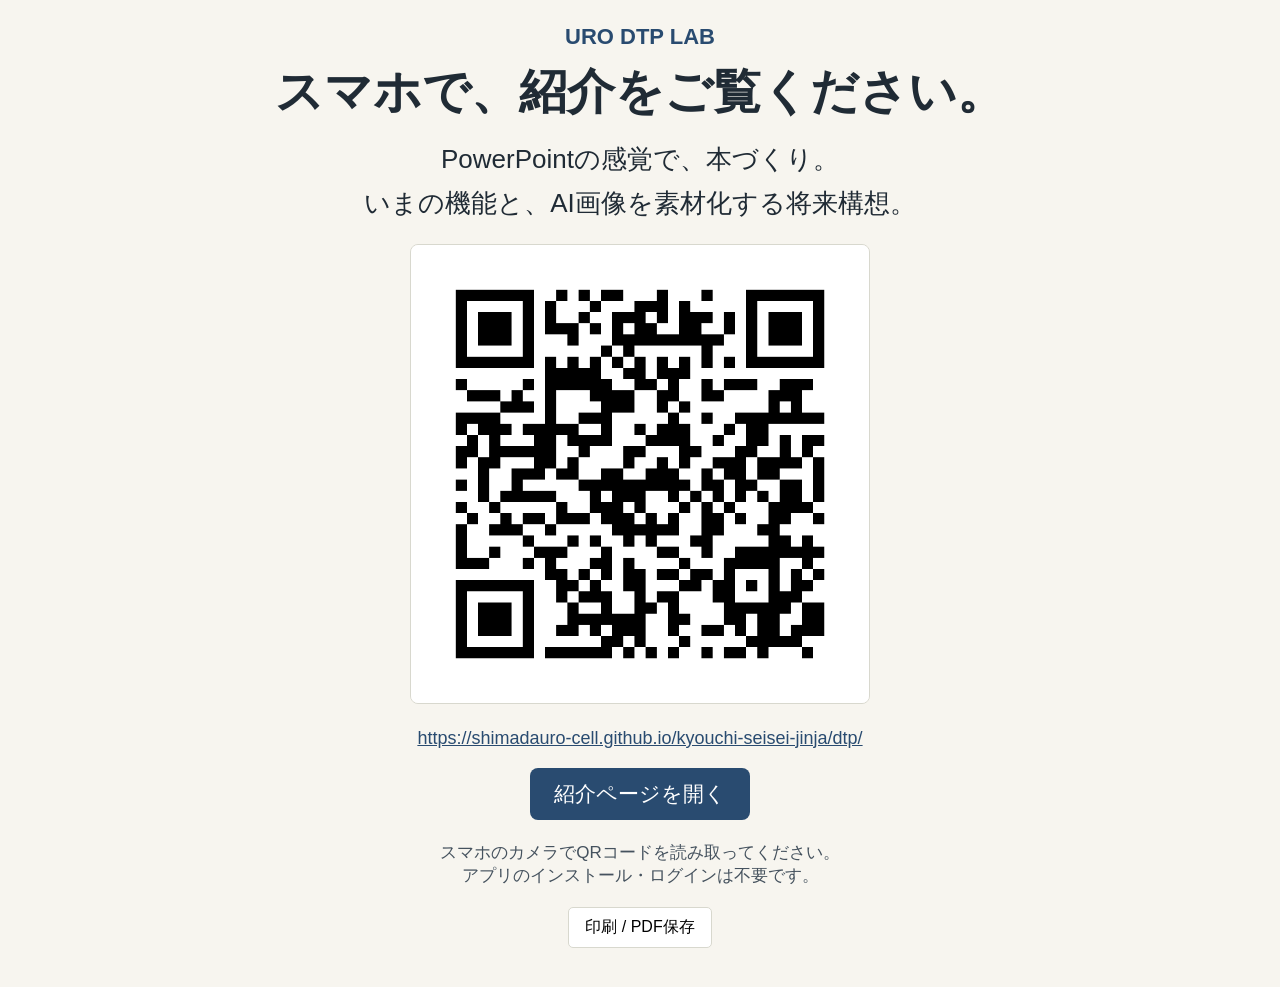
<file: dtp/qr.html>
<!doctype html><html lang="ja"><head><meta charset="utf-8"><meta name="viewport" content="width=device-width,initial-scale=1"><title>URO DTP LAB — スマホで紹介を見る</title><style>*{box-sizing:border-box}body{margin:0;background:#f7f5ef;color:#202b35;font-family:"Yu Gothic","Meiryo",sans-serif;text-align:center}main{max-width:1000px;margin:auto;padding:24px}h1{font-size:clamp(29px,4.4vw,48px);line-height:1.4;margin:8px 0 12px}.brand{font-size:22px;font-weight:800;color:#294b70;margin:0 0 8px}.lead{font-size:clamp(19px,2.5vw,26px);margin:0 0 18px;line-height:1.7}.qr{display:block;width:min(55vh,460px,90vw);height:auto;margin:0 auto 20px;border:1px solid #d8d8ce;background:white;border-radius:8px}.url{font-size:18px;overflow-wrap:anywhere;display:block;color:#294b70;line-height:1.6}.button{display:inline-block;color:white;background:#294b70;text-decoration:none;border-radius:8px;padding:12px 24px;margin:16px 0;font-size:21px}.note{font-size:17px;color:#45525e;margin:5px 0}.print{font-size:16px;padding:9px 16px;background:white;border:1px solid #d8d8ce;border-radius:5px;cursor:pointer;margin:15px}@media print{body{background:white}.qr{width:115mm}.print,.button{display:none}}</style></head><body><main><p class="brand">URO DTP LAB</p><h1>スマホで、紹介をご覧ください。</h1><p class="lead">PowerPointの感覚で、本づくり。<br>いまの機能と、AI画像を素材化する将来構想。</p><img class="qr" src="[data-uri]" alt="URO DTP LAB紹介ページを開くQRコード"><a class="url" href="https://shimadauro-cell.github.io/kyouchi-seisei-jinja/dtp/">https://shimadauro-cell.github.io/kyouchi-seisei-jinja/dtp/</a><a class="button" href="https://shimadauro-cell.github.io/kyouchi-seisei-jinja/dtp/">紹介ページを開く</a><p class="note">スマホのカメラでQRコードを読み取ってください。<br>アプリのインストール・ログインは不要です。</p><button class="print" onclick="window.print()">印刷 / PDF保存</button></main></body></html>
</file>
<file: assets/css/style.css>
:root {
  --vermilion: #a33127;
  --vermilion-deep: #681f1b;
  --vermilion-bright: #d2523d;
  --paper: #fbf7ef;
  --paper-shadow: #eadfcf;
  --ink: #211d1b;
  --ink-soft: #514943;
  --gold: #bb9551;
  --gold-light: #e0c884;
  --glow: #bcecf5;
  --glow-deep: #3d7d8b;
  --line: rgba(82, 55, 40, 0.18);
  --shadow: 0 18px 40px rgba(36, 24, 18, 0.11);
  --serif: "Yu Mincho", "Hiragino Mincho ProN", "Noto Serif JP", serif;
  --sans: "Yu Gothic", "Hiragino Kaku Gothic ProN", "Noto Sans JP", sans-serif;
}

*,
*::before,
*::after {
  box-sizing: border-box;
}

html {
  scroll-behavior: smooth;
}

body {
  margin: 0;
  min-width: 320px;
  color: var(--ink);
  font-family: var(--sans);
  line-height: 1.8;
  background:
    radial-gradient(circle at 50% 4%, rgba(188, 236, 245, 0.28), transparent 24rem),
    repeating-linear-gradient(90deg, transparent 0 54px, rgba(92, 66, 49, 0.025) 55px, transparent 56px),
    var(--paper);
}

body::before {
  content: "";
  position: fixed;
  z-index: -1;
  inset: 0;
  pointer-events: none;
  background-image:
    linear-gradient(90deg, transparent 0 49%, rgba(187, 149, 81, 0.05) 50%, transparent 51%),
    radial-gradient(circle, rgba(187, 149, 81, 0.12) 1px, transparent 1px);
  background-size: 100% 100%, 16px 16px;
  opacity: 0.5;
}

a {
  color: inherit;
  text-decoration: none;
}

p {
  margin: 0 0 1rem;
}

h1,
h2,
h3 {
  margin: 0;
  font-family: var(--serif);
  font-weight: 600;
  letter-spacing: 0.12em;
}

button,
select {
  font: inherit;
}

.sr-only {
  position: absolute;
  width: 1px;
  height: 1px;
  padding: 0;
  overflow: hidden;
  clip-path: inset(50%);
  white-space: nowrap;
}

.site-header {
  position: sticky;
  top: 0;
  z-index: 20;
  border-bottom: 1px solid rgba(187, 149, 81, 0.35);
  background: rgba(251, 247, 239, 0.94);
  backdrop-filter: blur(12px);
}

.header-inner {
  display: flex;
  align-items: center;
  justify-content: space-between;
  width: min(1100px, 100% - 32px);
  min-height: 68px;
  margin: 0 auto;
}

.brand {
  display: inline-flex;
  align-items: center;
  gap: 10px;
}

.brand-mark {
  display: grid;
  place-items: center;
  width: 42px;
  height: 42px;
  color: var(--paper);
  font-family: var(--serif);
  font-size: 1.32rem;
  background: var(--vermilion);
  border-radius: 2px;
}

.brand strong {
  display: block;
  font-family: var(--serif);
  letter-spacing: 0.14em;
  line-height: 1.2;
}

.brand small {
  display: block;
  margin-top: 3px;
  color: var(--ink-soft);
  font-size: 0.63rem;
  letter-spacing: 0.22em;
}

.nav-toggle {
  display: grid;
  gap: 5px;
  width: 44px;
  padding: 10px;
  border: 0;
  background: transparent;
}

.nav-toggle span:not(.sr-only) {
  display: block;
  height: 2px;
  background: var(--vermilion-deep);
  transition: transform 0.2s ease, opacity 0.2s ease;
}

.nav-toggle[aria-expanded="true"] span:first-child {
  transform: translateY(7px) rotate(45deg);
}

.nav-toggle[aria-expanded="true"] span:nth-child(2) {
  opacity: 0;
}

.nav-toggle[aria-expanded="true"] span:nth-child(3) {
  transform: translateY(-7px) rotate(-45deg);
}

.global-nav {
  position: absolute;
  top: 68px;
  left: 0;
  right: 0;
  display: none;
  padding: 12px 20px 18px;
  border-bottom: 1px solid var(--line);
  background: var(--paper);
  box-shadow: 0 15px 18px rgba(0, 0, 0, 0.07);
}

.global-nav.open {
  display: grid;
}

.global-nav a {
  padding: 9px 8px;
  color: var(--ink-soft);
  font-family: var(--serif);
  border-bottom: 1px solid rgba(187, 149, 81, 0.18);
}

.hero {
  position: relative;
  overflow: hidden;
  padding: 38px 20px 36px;
  text-align: center;
}

.circuit-glow {
  position: absolute;
  top: 80px;
  left: 50%;
  width: min(460px, 100vw);
  height: 400px;
  transform: translateX(-50%);
  background:
    linear-gradient(90deg, transparent 12%, rgba(105, 192, 212, 0.25) 12.5%, transparent 13%) 0 40px / 100% 100px,
    linear-gradient(0deg, transparent 62%, rgba(105, 192, 212, 0.22) 62.5%, transparent 63%) 0 0 / 150px 100%,
    radial-gradient(circle, rgba(188, 236, 245, 0.6), transparent 62%);
  filter: blur(0.2px);
  opacity: 0.6;
}

.hero-inner {
  position: relative;
  z-index: 1;
}

.hero-visual {
  position: relative;
  max-width: 980px;
  margin: 0 auto 30px;
  overflow: hidden;
  border: 1px solid rgba(187, 149, 81, 0.5);
  background: var(--ink);
  box-shadow: 0 24px 60px rgba(33, 29, 27, 0.2);
}

.hero-visual img {
  display: block;
  width: 100%;
  aspect-ratio: 16 / 9;
  object-fit: cover;
}

.hero-visual::after {
  content: "";
  position: absolute;
  inset: 0;
  pointer-events: none;
  background: linear-gradient(0deg, rgba(23, 22, 21, 0.34), transparent 36%);
}

.hero-visual figcaption {
  position: absolute;
  z-index: 1;
  right: 15px;
  bottom: 12px;
  padding: 3px 10px;
  color: rgba(251, 247, 239, 0.86);
  font-family: var(--serif);
  font-size: 0.7rem;
  letter-spacing: 0.3em;
  background: rgba(33, 29, 27, 0.4);
}

.eyebrow,
.section-kicker {
  margin: 0 0 14px;
  color: var(--vermilion);
  font-family: var(--serif);
  font-size: 0.78rem;
  letter-spacing: 0.34em;
}

.torii {
  position: relative;
  width: 184px;
  height: 145px;
  margin: 0 auto 22px;
  color: var(--gold-light);
}

.torii-top,
.torii-beam,
.torii-pillar {
  position: absolute;
  display: block;
  background: linear-gradient(90deg, var(--vermilion-deep), var(--vermilion-bright) 30%, var(--vermilion));
}

.torii-top {
  top: 5px;
  left: 0;
  width: 100%;
  height: 13px;
  border-radius: 1px 1px 5px 5px;
  transform: perspective(160px) rotateX(-12deg);
}

.torii-top::after {
  content: "";
  position: absolute;
  top: -5px;
  left: -8px;
  width: calc(100% + 16px);
  height: 5px;
  background: var(--vermilion-deep);
}

.torii-beam {
  top: 30px;
  left: 16px;
  width: calc(100% - 32px);
  height: 10px;
}

.torii-pillar {
  top: 16px;
  width: 13px;
  height: 128px;
}

.torii-pillar.left {
  left: 38px;
  transform: skew(-2deg);
}

.torii-pillar.right {
  right: 38px;
  transform: skew(2deg);
}

.torii-gate {
  position: absolute;
  top: 46px;
  left: 50%;
  padding: 5px 12px;
  color: var(--gold-light);
  font-family: var(--serif);
  letter-spacing: 0.25em;
  border: 1px solid var(--gold);
  background: var(--vermilion-deep);
  transform: translateX(-50%);
}

.hero h1 {
  color: var(--ink);
  font-size: clamp(2.15rem, 10vw, 3.65rem);
  letter-spacing: 0.2em;
  text-indent: 0.2em;
  text-shadow: 0 0 25px rgba(188, 236, 245, 0.7);
}

.reading {
  margin: 7px 0 24px;
  color: var(--gold);
  font-size: 0.73rem;
  letter-spacing: 0.42em;
  text-indent: 0.42em;
}

.lead {
  margin: 0 auto 27px;
  max-width: 510px;
  color: var(--ink-soft);
  font-family: var(--serif);
  font-size: 0.97rem;
}

.hero-actions {
  display: grid;
  gap: 12px;
  max-width: 330px;
  margin: 0 auto;
}

.button {
  display: inline-flex;
  align-items: center;
  justify-content: center;
  min-height: 50px;
  padding: 10px 22px;
  color: var(--vermilion-deep);
  font-family: var(--serif);
  letter-spacing: 0.16em;
  border: 1px solid var(--vermilion);
  border-radius: 2px;
  background: transparent;
  cursor: pointer;
  transition: transform 0.15s ease, box-shadow 0.15s ease, background 0.15s ease;
}

.button:hover,
.button:focus-visible {
  transform: translateY(-1px);
  box-shadow: 0 6px 18px rgba(104, 31, 27, 0.15);
}

.button.primary {
  color: white;
  background: var(--vermilion);
}

.button.dark {
  color: var(--paper);
  border-color: var(--ink);
  background: var(--ink);
}

.notice {
  position: relative;
  max-width: 680px;
  margin: 46px auto 0;
  padding: 18px 17px 5px;
  color: var(--ink-soft);
  font-size: 0.82rem;
  border: 1px solid var(--line);
  background: rgba(255, 254, 250, 0.72);
}

.notice-label {
  position: absolute;
  top: -13px;
  left: 50%;
  padding: 1px 18px;
  color: var(--vermilion);
  font-family: var(--serif);
  letter-spacing: 0.2em;
  background: var(--paper);
  transform: translateX(-50%);
}

.panel,
.feature-section,
.memorial-section,
.gallery-section,
.goods-section,
.origin-section {
  width: min(100% - 32px, 900px);
  margin: 0 auto;
  padding: 52px 0;
}

.panel {
  padding: 34px 22px;
  border-top: 3px solid var(--vermilion);
  background: #fffdf9;
  box-shadow: var(--shadow);
}

.section-heading {
  margin-bottom: 27px;
  text-align: center;
}

.section-heading h2 {
  margin-bottom: 12px;
  font-size: clamp(1.52rem, 6vw, 2rem);
  letter-spacing: 0.2em;
  text-indent: 0.2em;
}

.section-heading > p:last-child:not(.section-kicker) {
  color: var(--ink-soft);
  font-size: 0.91rem;
}

.intro-grid p {
  color: var(--ink-soft);
}

.intro-grid strong {
  color: var(--vermilion-deep);
  font-family: var(--serif);
}

.reliquary {
  display: flex;
  flex-direction: column;
  align-items: center;
  justify-content: center;
  min-height: 170px;
  margin-top: 26px;
  color: var(--paper);
  border: 4px double var(--gold);
  background:
    repeating-linear-gradient(135deg, transparent 0 11px, rgba(188, 236, 245, 0.06) 12px, transparent 13px),
    var(--ink);
}

.reliquary p {
  margin: 0 0 7px;
  color: var(--gold-light);
  font-family: var(--serif);
  letter-spacing: 0.35em;
}

.reliquary strong {
  color: var(--paper);
  font-size: 1.45rem;
  letter-spacing: 0.5em;
  text-indent: 0.5em;
}

.reliquary small {
  margin-top: 11px;
  color: var(--glow);
  font-size: 0.65rem;
  letter-spacing: 0.32em;
}

.feature-section {
  border-bottom: 1px solid var(--line);
}

.feature-section.alt {
  width: 100%;
  max-width: none;
  padding-right: max(16px, calc((100% - 900px) / 2));
  padding-left: max(16px, calc((100% - 900px) / 2));
  background:
    radial-gradient(circle at center, rgba(188, 236, 245, 0.2), transparent 50%),
    rgba(255, 253, 249, 0.7);
}

.ritual-card {
  max-width: 590px;
  margin: 0 auto;
  padding: 25px 20px 22px;
  border: 1px solid var(--line);
  background: #fffefa;
  box-shadow: var(--shadow);
}

.field-label {
  display: block;
  margin-bottom: 8px;
  color: var(--vermilion-deep);
  font-family: var(--serif);
  font-size: 0.9rem;
  letter-spacing: 0.17em;
}

select {
  width: 100%;
  height: 51px;
  padding: 0 13px;
  color: var(--ink);
  border: 1px solid var(--gold);
  border-radius: 2px;
  background-color: var(--paper);
}

select:focus-visible,
.button:focus-visible,
.omikuji-draw:focus-visible,
.nav-toggle:focus-visible {
  outline: 3px solid rgba(73, 151, 170, 0.42);
  outline-offset: 2px;
}

.action-button {
  width: 100%;
  margin: 17px 0;
}

.prayer-ritual {
  margin-top: 20px;
}

.prayer-ritual > .result-placeholder {
  display: block;
  min-height: 86px;
  padding: 26px 16px;
  border-left: 3px solid var(--vermilion);
  background: var(--paper);
}

.ritual-display {
  overflow: hidden;
  border: 1px solid rgba(187, 149, 81, 0.36);
  background: var(--paper);
}

.ritual-image-wrap {
  position: relative;
  background: #171512;
}

.ritual-image-wrap img {
  display: block;
  width: 100%;
  max-height: 440px;
  object-fit: cover;
  object-position: center 25%;
}

.ritual-image-wrap.offering img {
  aspect-ratio: 16 / 10;
  object-position: center;
}

.polish-target {
  position: absolute;
  width: 60px;
  height: 60px;
  border: 1px dashed rgba(224, 200, 132, 0.68);
  border-radius: 50%;
  background: rgba(224, 200, 132, 0.04);
  transform: translate(-50%, -50%);
  cursor: crosshair;
  touch-action: none;
  transition: box-shadow 0.22s ease, background 0.22s ease;
}

.polish-target::after {
  content: "";
  position: absolute;
  inset: 16px;
  border-radius: 50%;
  background: rgba(224, 200, 132, 0.32);
  opacity: 0;
}

.polish-target.target-nose {
  top: 36%;
  left: 50%;
}

.polish-target.target-forehead {
  top: 27%;
  left: 50%;
  width: 86px;
  height: 58px;
}

.polish-target.rubbing,
.polish-target.complete {
  background: rgba(224, 200, 132, 0.23);
  box-shadow: 0 0 18px rgba(224, 200, 132, 0.78), 0 0 42px rgba(188, 236, 245, 0.46);
}

.polish-target.rubbing::after,
.polish-target.complete::after {
  opacity: 1;
}

.ritual-content {
  padding: 17px 17px 20px;
}

.ritual-content h3 {
  margin-bottom: 6px;
  color: var(--vermilion-deep);
  font-size: 1.15rem;
}

.ritual-instruction {
  color: var(--ink-soft);
  font-size: 0.86rem;
}

.ritual-badge {
  display: inline-block;
  margin: 0 0 12px;
  padding: 2px 11px;
  color: var(--glow-deep);
  font-size: 0.73rem;
  font-weight: bold;
  letter-spacing: 0.2em;
  border: 1px solid rgba(61, 125, 139, 0.33);
  background: rgba(188, 236, 245, 0.22);
}

.ritual-status {
  min-height: 50px;
  margin: 14px 0 0;
  padding: 10px 12px;
  color: var(--vermilion-deep);
  font-family: var(--serif);
  border-left: 3px solid var(--gold);
  background: #fffefa;
}

.offering-button {
  position: relative;
  display: block;
  width: 100%;
  padding: 0;
  overflow: hidden;
  border: 0;
  background: transparent;
  cursor: pointer;
}

.offering-button::before,
.offering-button::after {
  content: "";
  position: absolute;
  z-index: 1;
  inset: 0;
  pointer-events: none;
  opacity: 0;
  transition: opacity 0.55s ease, transform 0.65s ease;
}

.offering-button::before {
  background: radial-gradient(ellipse at center, rgba(255, 248, 184, 0.46), rgba(188, 236, 245, 0.2) 30%, transparent 58%);
  transform: scale(0.58);
}

.offering-button::after {
  inset: 5% 7%;
  background: repeating-conic-gradient(
    from -6deg,
    rgba(233, 202, 109, 0) 0deg 7deg,
    rgba(233, 202, 109, 0.68) 8deg 11deg,
    rgba(233, 202, 109, 0) 12deg 19deg
  );
  -webkit-mask: radial-gradient(ellipse at center, transparent 0 31%, #000 43%, #000 100%);
  mask: radial-gradient(ellipse at center, transparent 0 31%, #000 43%, #000 100%);
  transform: scale(0.55) rotate(-4deg);
}

.offering-button img {
  position: relative;
  z-index: 0;
  transition: filter 0.2s ease;
}

.offering-button:hover img {
  filter: brightness(1.1);
}

.offering-button.complete img {
  filter: brightness(1.12) drop-shadow(0 0 12px rgba(188, 236, 245, 0.65));
}

.offering-button.complete::before {
  opacity: 1;
  transform: scale(1.06);
}

.offering-button.complete::after {
  opacity: 0.9;
  transform: scale(1) rotate(0deg);
  animation: aureole-breathe 3.2s ease-in-out infinite;
}

@keyframes aureole-breathe {
  0%,
  100% {
    opacity: 0.72;
    transform: scale(0.98) rotate(0deg);
  }
  50% {
    opacity: 0.98;
    transform: scale(1.04) rotate(2deg);
  }
}

.result-box {
  min-height: 106px;
  padding: 16px;
  font-family: var(--serif);
  white-space: pre-line;
  border-left: 3px solid var(--vermilion);
  background: var(--paper);
}

.result-placeholder {
  color: #82776d;
  font-family: var(--sans);
  font-size: 0.86rem;
}

.result-title {
  display: block;
  margin-bottom: 5px;
  color: var(--vermilion-deep);
  font-size: 1.03rem;
  letter-spacing: 0.15em;
}

.omikuji-layout {
  display: grid;
  gap: 25px;
  align-items: center;
  max-width: 630px;
  margin: 0 auto;
}

.omikuji-draw {
  position: relative;
  display: flex;
  flex-direction: column;
  align-items: center;
  justify-content: center;
  width: 125px;
  height: 184px;
  margin: 0 auto;
  color: var(--paper);
  border: 0;
  background: var(--vermilion);
  box-shadow: inset 0 0 0 6px var(--vermilion), inset 0 0 0 7px var(--gold), var(--shadow);
  cursor: pointer;
  transition: transform 0.18s ease;
}

.omikuji-draw:hover {
  transform: rotate(-1deg) translateY(-2px);
}

.omikuji-draw::before {
  content: "";
  position: absolute;
  top: 20px;
  width: 56px;
  height: 4px;
  background: var(--gold-light);
}

.omikuji-draw span {
  color: var(--gold-light);
  font-size: 0.78rem;
  letter-spacing: 0.3em;
  text-indent: 0.3em;
}

.omikuji-draw strong {
  margin: 7px 0;
  font-family: var(--serif);
  font-size: 1.45rem;
  letter-spacing: 0.22em;
  text-indent: 0.22em;
}

.omikuji-draw small {
  font-family: var(--serif);
  letter-spacing: 0.3em;
  text-indent: 0.3em;
}

.fortune {
  min-height: 190px;
  padding: 24px 21px;
  border: 1px solid var(--gold);
  background: #fffefa;
  box-shadow: var(--shadow);
}

.fortune-idle {
  margin-top: 52px;
  color: #82776d;
  font-size: 0.87rem;
  text-align: center;
}

.fortune-rank {
  color: var(--vermilion);
  font-family: var(--serif);
  font-size: 1.7rem;
  letter-spacing: 0.4em;
  text-align: center;
}

.fortune-message {
  margin: 12px 0 14px;
  font-family: var(--serif);
}

.fortune-detail {
  display: block;
  padding-top: 10px;
  color: var(--ink-soft);
  font-size: 0.85rem;
  border-top: 1px dashed var(--gold);
}

.kuyou-card {
  position: relative;
  overflow: hidden;
}

.warning-mark {
  position: absolute;
  top: -17px;
  right: 15px;
  color: rgba(163, 49, 39, 0.08);
  font-family: var(--serif);
  font-size: 10rem;
  line-height: 1;
}

.kuyou-card > *:not(.warning-mark) {
  position: relative;
}

.result-box.ink {
  border-left-color: var(--ink);
}

.small-shrine {
  position: relative;
  display: grid;
  gap: 20px;
  width: min(100% - 32px, 740px);
  margin: 10px auto 22px;
  padding: 30px 21px;
  border: 1px solid rgba(187, 149, 81, 0.5);
  background: #fffdf9;
}

.memorial-section {
  padding-top: 54px;
  padding-bottom: 54px;
}

.tower-figure {
  position: relative;
  max-width: 650px;
  margin: 0 auto;
  overflow: hidden;
  border: 1px solid rgba(187, 149, 81, 0.45);
  background: #2a3029;
  box-shadow: var(--shadow);
}

.tower-figure img {
  display: block;
  width: 100%;
  max-height: 730px;
  object-fit: cover;
  object-position: center top;
}

.tower-inscription {
  position: absolute;
  top: 19%;
  left: 50%;
  display: flex;
  flex-direction: row-reverse;
  gap: clamp(2px, 1vw, 8px);
  height: 51%;
  padding: 12px clamp(7px, 2vw, 16px);
  color: #342f2c;
  font-family: var(--serif);
  font-size: clamp(0.7rem, 2.7vw, 1.02rem);
  letter-spacing: 0.1em;
  background: rgba(239, 233, 220, 0.74);
  border: 1px solid rgba(77, 69, 62, 0.38);
  transform: translateX(-50%);
}

.tower-inscription span {
  writing-mode: vertical-rl;
  white-space: nowrap;
}

.small-shrine::before,
.small-shrine::after {
  content: "";
  position: absolute;
  top: -10px;
  width: 39%;
  height: 4px;
  background: var(--vermilion);
}

.small-shrine::before {
  left: 7%;
}

.small-shrine::after {
  right: 7%;
}

.shrine-plaque {
  text-align: center;
}

.shrine-plaque p {
  margin: 0;
  color: var(--gold);
  font-family: var(--serif);
  font-size: 0.74rem;
  letter-spacing: 0.32em;
}

.shrine-plaque h2 {
  margin: 6px 0;
  font-size: 1.5rem;
  letter-spacing: 0.22em;
}

.shrine-plaque span {
  color: var(--ink-soft);
  font-size: 0.68rem;
  letter-spacing: 0.3em;
}

.shrine-copy {
  color: var(--ink-soft);
  font-size: 0.92rem;
}

.prayer-line {
  margin-bottom: 0;
  padding: 10px 12px;
  color: var(--vermilion-deep);
  border-left: 3px solid var(--gold);
  background: var(--paper);
}

.ema-grid,
.goods-grid {
  display: grid;
  gap: 18px;
}

.ema-card {
  position: relative;
  padding: 11px 11px 17px;
  border-radius: 3px 3px 11px 11px;
  background: #e4c696;
  box-shadow: var(--shadow);
}

.ema-card::before {
  content: "";
  position: absolute;
  top: -10px;
  left: 50%;
  width: 18px;
  height: 18px;
  border: 3px solid #d7ae64;
  border-radius: 50%;
  background: var(--paper);
  transform: translateX(-50%);
}

.ema-image {
  display: block;
  width: 100%;
  aspect-ratio: 1 / 1;
  margin-bottom: 12px;
  object-fit: cover;
}

.ema-card h3 {
  font-size: 1.06rem;
}

.ema-card p {
  margin: 7px 0;
  color: #493c32;
  font-size: 0.87rem;
}

.ema-card small {
  color: #715e4d;
}

.goods-section {
  padding-right: 16px;
  padding-left: 16px;
  border-top: 1px solid var(--line);
  border-bottom: 1px solid var(--line);
  background: rgba(255, 253, 249, 0.7);
}

.important {
  padding: 10px 13px;
  color: var(--vermilion-deep) !important;
  border: 1px solid rgba(163, 49, 39, 0.22);
  background: rgba(163, 49, 39, 0.04);
}

.goods-card {
  display: flex;
  flex-direction: column;
  gap: 15px;
  padding: 13px 13px 18px;
  background: #fffefa;
  box-shadow: 0 9px 25px rgba(36, 24, 18, 0.07);
}

.goods-photo {
  display: block;
  width: 100%;
  height: min(96vw, 390px);
  object-fit: contain;
  border: 1px solid rgba(187, 149, 81, 0.22);
  background: #f7f1e8;
}

.goods-photo-omamori {
  object-fit: cover;
  object-position: center;
}

.goods-card h3 {
  margin-bottom: 5px;
  font-size: 1.06rem;
  letter-spacing: 0.13em;
}

.goods-card p {
  margin-bottom: 9px;
  color: var(--ink-soft);
  font-size: 0.86rem;
}

.tag {
  display: inline-block;
  padding: 2px 8px;
  color: var(--vermilion-deep);
  font-size: 0.73rem;
  border: 1px solid rgba(163, 49, 39, 0.34);
}

.origin-text {
  position: relative;
  max-width: 710px;
  margin: 0 auto;
  padding: 30px 22px;
  font-family: var(--serif);
  background: #fffefa;
}

.origin-text::before {
  content: "";
  position: absolute;
  inset: 12px;
  border: 1px solid rgba(187, 149, 81, 0.32);
  pointer-events: none;
}

.origin-text p {
  position: relative;
  margin: 0 0 20px;
}

.origin-text .closing {
  margin-bottom: 0;
  color: var(--vermilion-deep);
  text-align: center;
}

.site-footer {
  padding: 42px 20px 38px;
  color: rgba(251, 247, 239, 0.82);
  font-size: 0.78rem;
  text-align: center;
  background:
    linear-gradient(90deg, transparent, rgba(188, 236, 245, 0.07), transparent),
    var(--ink);
}

.footer-brand {
  margin-bottom: 18px;
  color: var(--paper);
  font-family: var(--serif);
  font-size: 1.15rem;
  letter-spacing: 0.24em;
}

.footer-brand small {
  display: block;
  margin-top: 5px;
  color: var(--glow);
  font-family: var(--sans);
  font-size: 0.57rem;
  letter-spacing: 0.4em;
}

.site-footer a {
  display: inline-block;
  margin-top: 12px;
  padding-bottom: 3px;
  color: var(--gold-light);
  border-bottom: 1px solid currentcolor;
}

@media (min-width: 720px) {
  .header-inner {
    min-height: 78px;
  }

  .nav-toggle {
    display: none;
  }

  .global-nav {
    position: static;
    display: flex;
    gap: 25px;
    padding: 0;
    border: 0;
    background: transparent;
    box-shadow: none;
  }

  .global-nav a {
    padding: 7px 0;
    font-size: 0.9rem;
    border-bottom: 1px solid transparent;
  }

  .global-nav a:hover {
    color: var(--vermilion);
    border-color: var(--vermilion);
  }

  .hero {
    padding-top: 44px;
    padding-bottom: 52px;
  }

  .hero-actions {
    grid-template-columns: 1fr 1fr;
    max-width: 440px;
  }

  .panel {
    padding: 42px 52px;
  }

  .intro-grid {
    display: grid;
    grid-template-columns: 1.35fr 0.95fr;
    gap: 37px;
    align-items: center;
  }

  .reliquary {
    margin-top: 0;
  }

  .ritual-card {
    padding: 30px 35px 27px;
  }

  .ritual-display {
    display: grid;
    grid-template-columns: 0.95fr 1fr;
    align-items: center;
  }

  .ritual-image-wrap img {
    height: 420px;
    max-height: none;
  }

  .ritual-image-wrap.offering img {
    height: auto;
  }

  .omikuji-layout {
    grid-template-columns: 155px 1fr;
  }

  .small-shrine {
    grid-template-columns: 225px 1fr;
    align-items: center;
    padding: 34px 40px;
  }

  .ema-grid,
  .goods-grid {
    grid-template-columns: repeat(3, 1fr);
  }

  .goods-card {
    padding: 12px 12px 18px;
  }

  .goods-photo {
    height: 336px;
  }

  .origin-text {
    padding: 40px 54px;
  }
}
</file>
